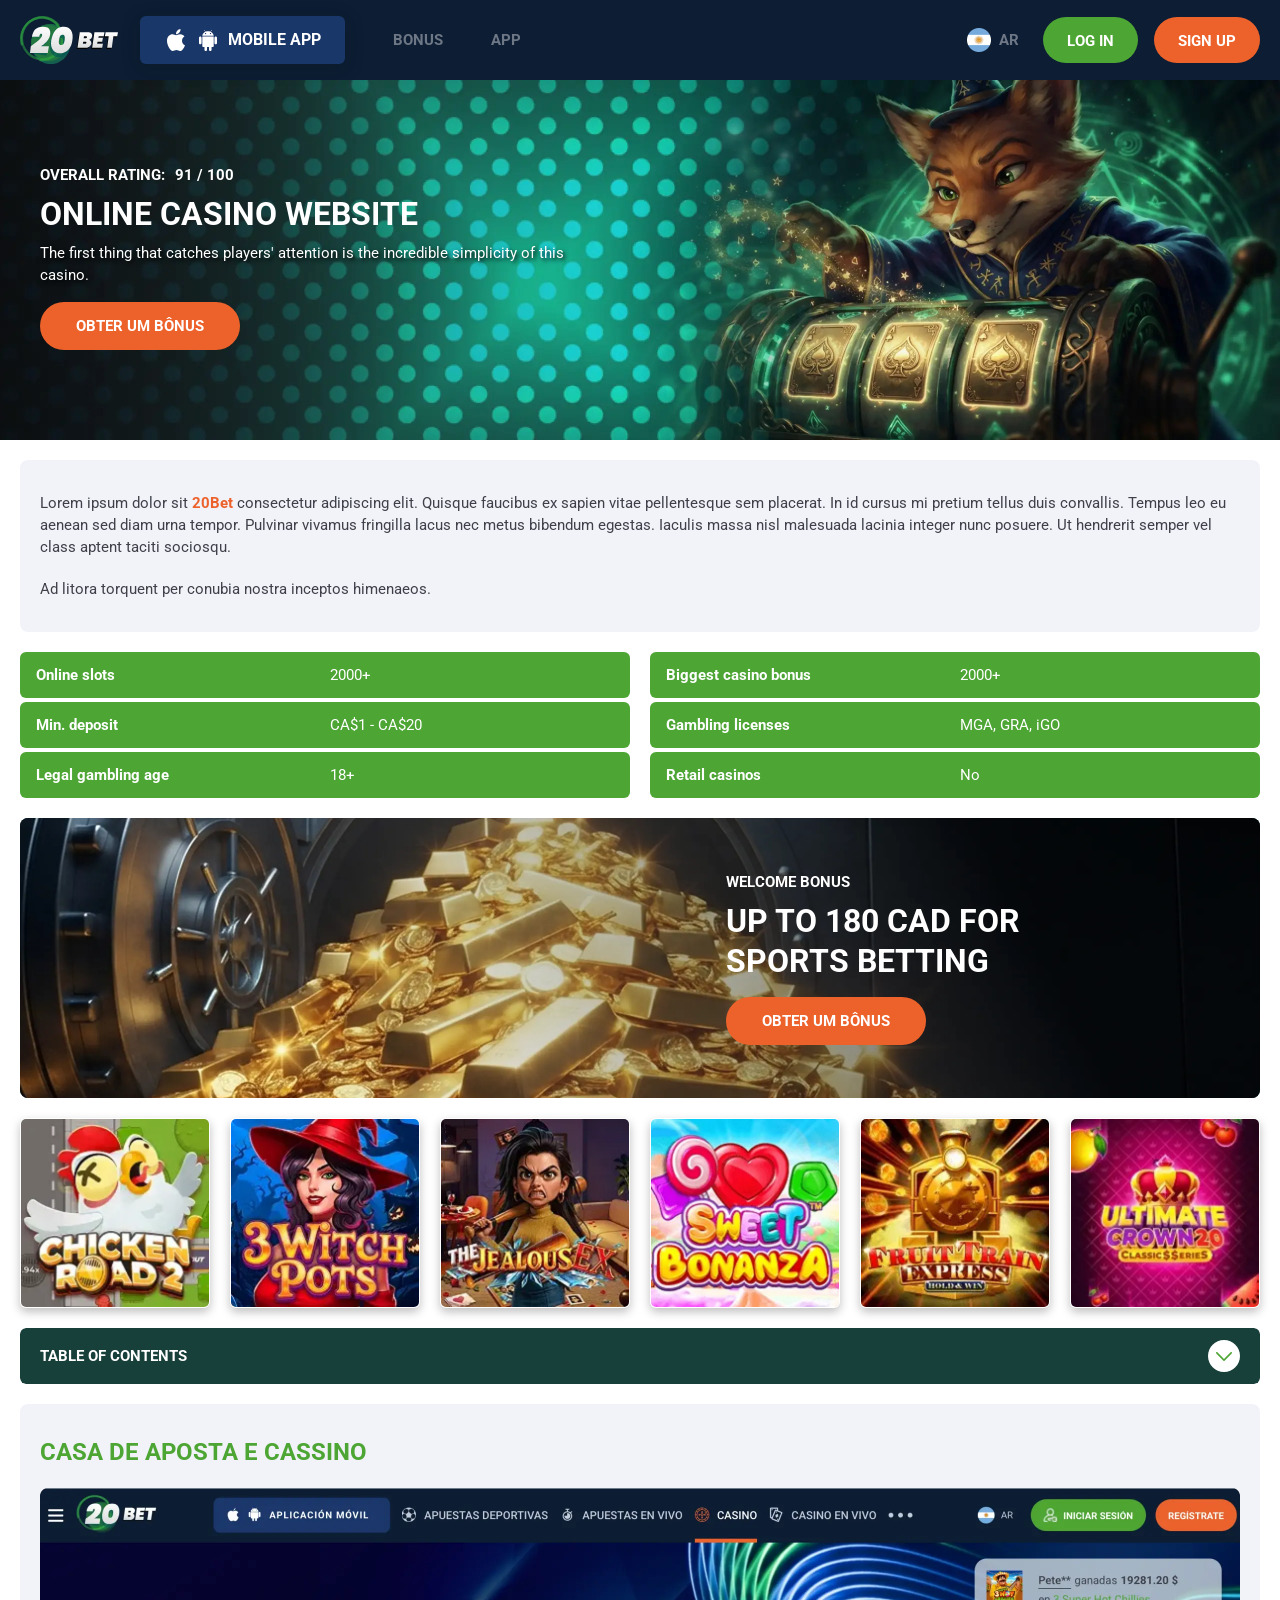
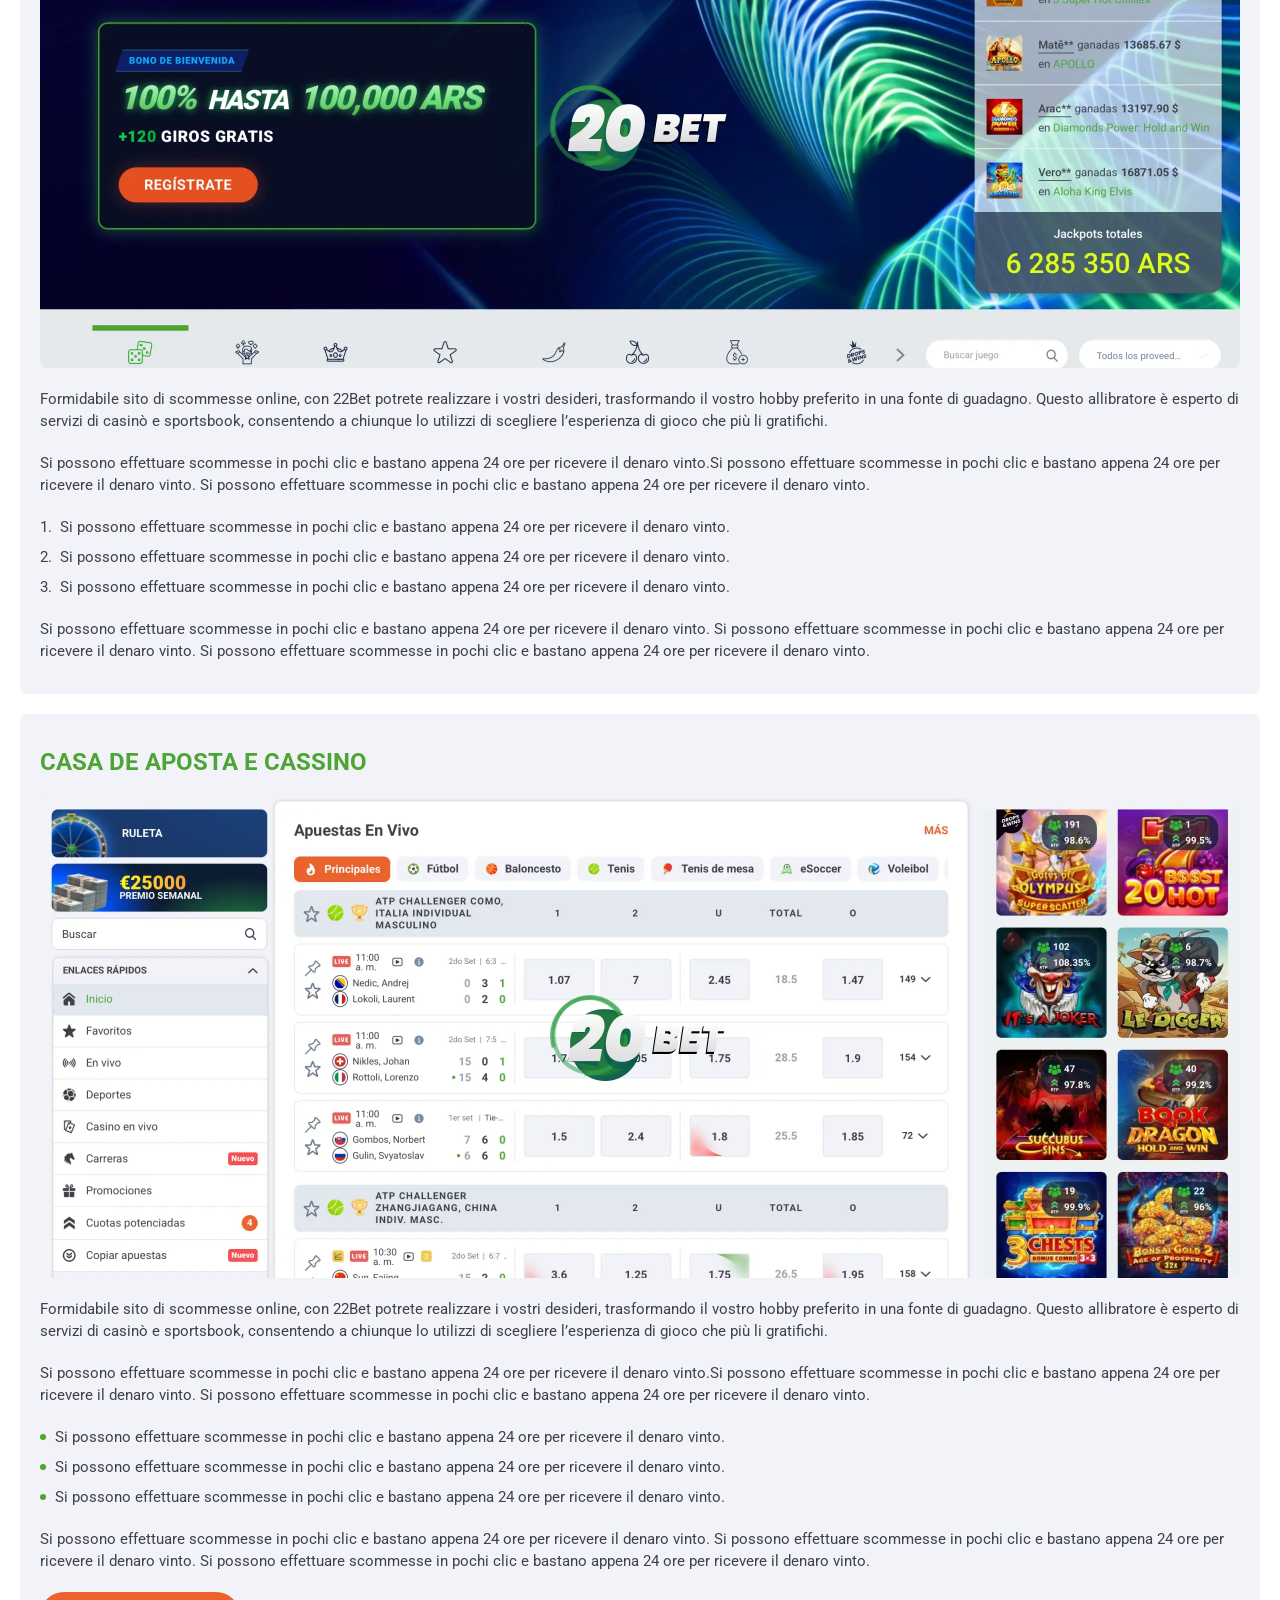
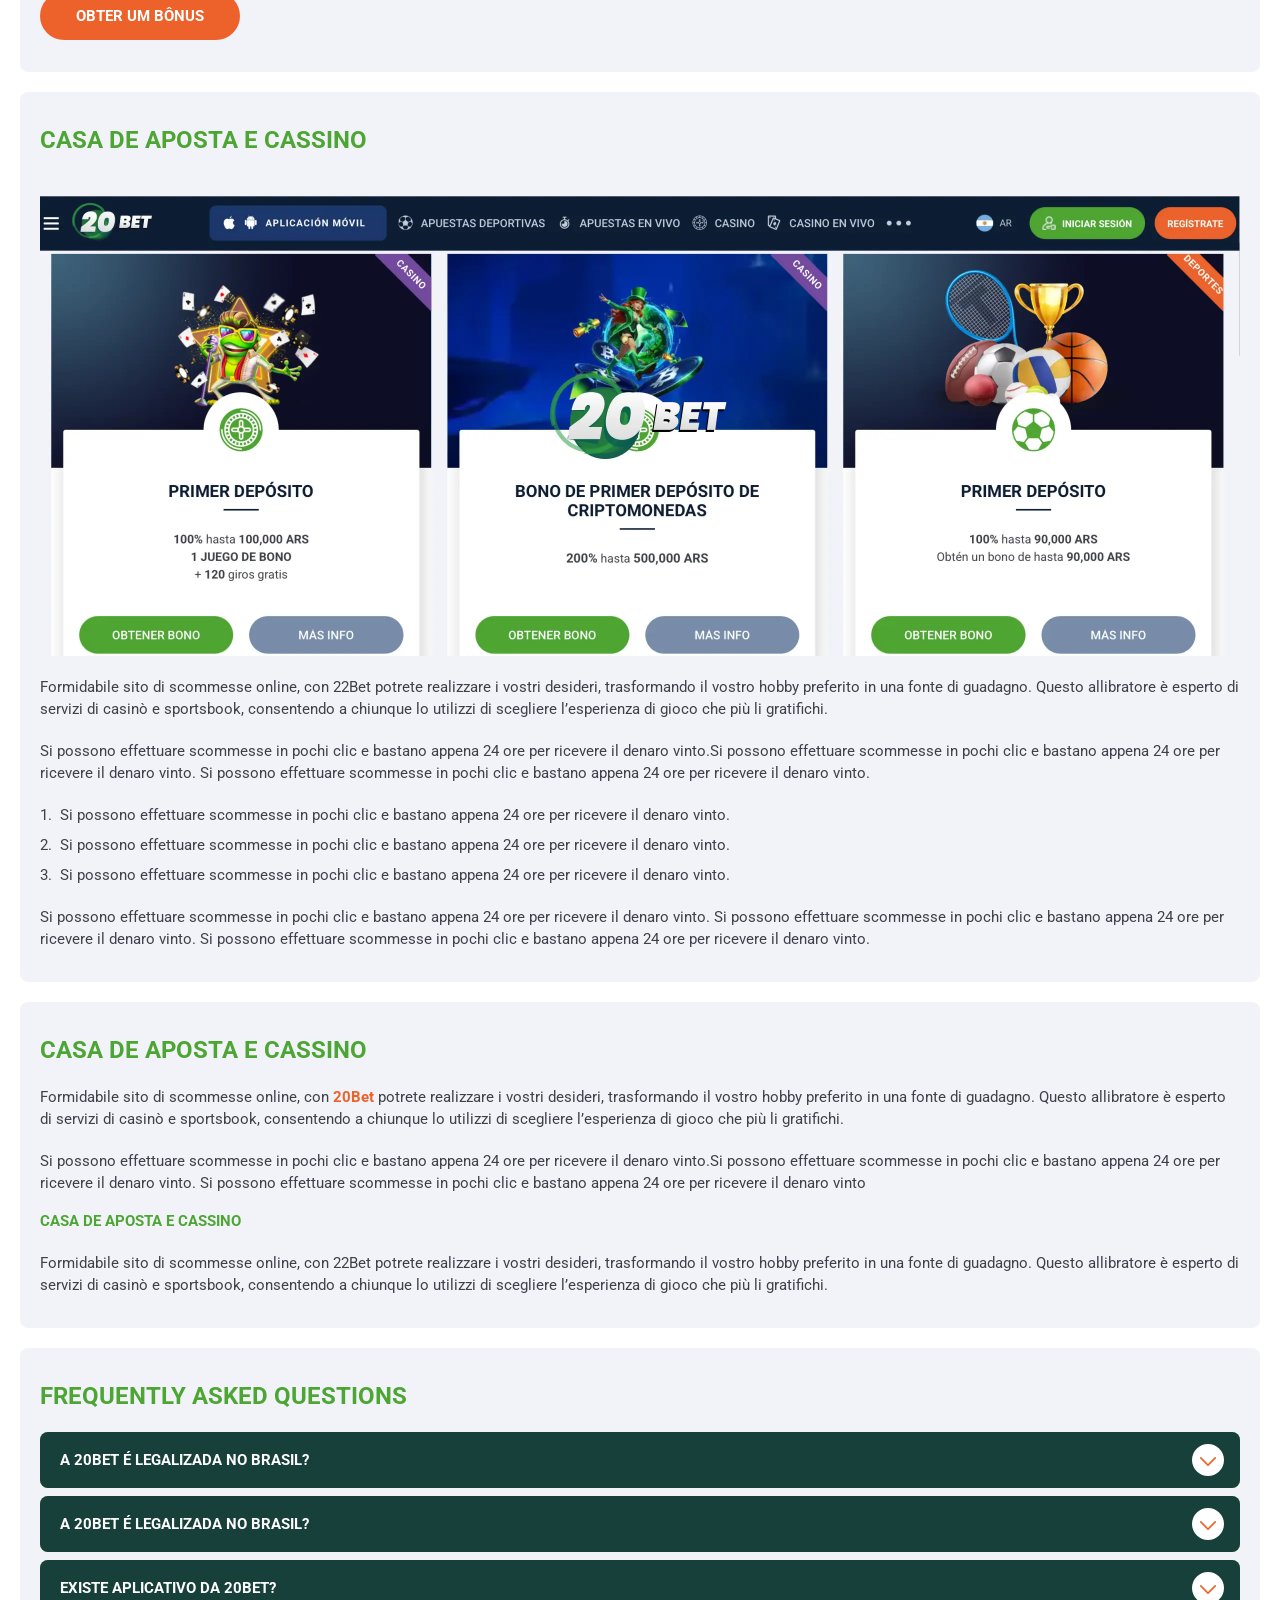
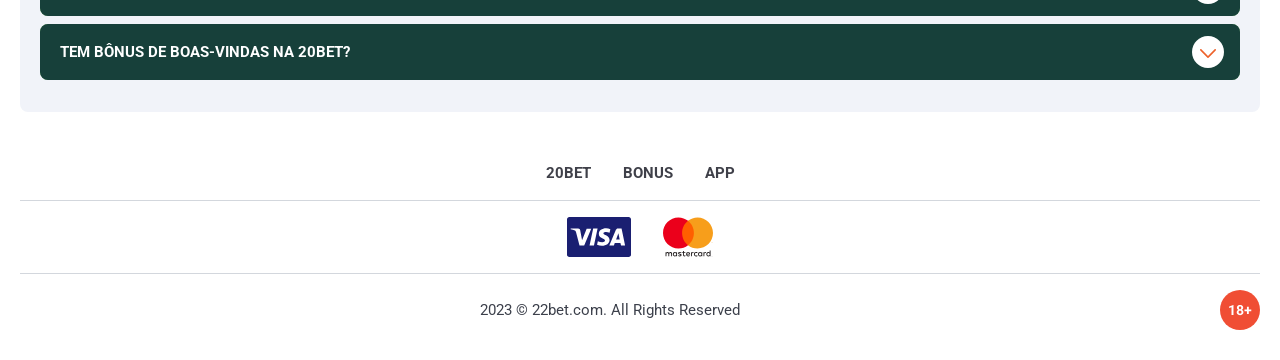
<file: index.html>
<!DOCTYPE html>
<html lang="ar">
  <head>
    <meta charset="UTF-8" />
   
    <meta name="viewport" content="width=device-width, initial-scale=1.0" />
    <title>22Bet </title>
    <meta name="description" content />
    <meta property="og:site_name" content />
    <meta property="og:title" content />
    <meta property="og:type" content="website" />
    <meta property="og:url" content />
    <meta property="og:image" content />
    <meta property="og:image:alt" content />
    <meta property="og:locale" content="ar" />
    <meta property="og:description" content />
    <link rel="preconnect" href="https://fonts.googleapis.com" />
    <link rel="preconnect" href="https://fonts.gstatic.com" crossorigin="anonymous" />
  <link href="https://fonts.googleapis.com/css2?family=Roboto:wght@100..900&display=swap" rel="stylesheet">
   <link rel="stylesheet" href="./css/reset.css" />
    <link rel="stylesheet" href="./css/main.css" />
    <link rel="stylesheet" href="./css/media.css"/>
    <link rel="icon" href="./images/Group.png" type="image/x-icon"/>
    <script
    src="https://code.jquery.com/jquery-3.6.1.min.js"
    integrity="sha256-o88AwQnZB+VDvE9tvIXrMQaPlFFSUTR+nldQm1LuPXQ="
    crossorigin="anonymous"
  ></script>
  </head>
  <body>
    <header class="header">
      <section class="content header__content">
        <a href="./index.html" class="logo header__logo"
          ><img src="./images/logo.svg" alt="logo" title
        /></a>
        <button class="header__btn-menu" >
          <svg width="16px" height="16px" viewBox="0 0 16 16" xmlns="http://www.w3.org/2000/svg">
              <rect y="0" width="16" height="3" rx="1.5"></rect>
              <rect y="6.5" width="16" height="3" rx="1.5"></rect>
              <rect y="13" width="16" height="3" rx="1.5"></rect>
            </svg>
        </button>
 <a href="" class="header__app">
          <span><img src="./images/main/apple-app.svg" alt="apple" title /></span>
          <span
            ><img src="./images/main/android-app.svg" alt="android" title
          /></span>
          <span>Mobile app</span>
        </a>
          <nav class="menu header__menu">
            <ul class="header__menu-list">
             
              <li>
                <a href="./bonus.html">
               Bonus
                </a>
              </li>
              
              <li>
                <a href="./app.html">
                 App
                </a>
              </li>
              
            </ul>
            <div class="header__button header__button-menu " >
              <a href="#" class="button  button__login-menu">log in</a>
              <a href="#" class="button button__menu">sign up</a>
            </div>
           
          </nav>
           <a href="#" class="header__flag">
                <span><img src="./images/flag.png" alt="flag" title /></span>
                <span>ar</span>
              </a>
            <a href="#" class="button button__login">log in</a>
            <a href="#" class="button button__singup">sign up</a>
          
      </section>
    </header>
     <main class="main home main-page">
        <section class=" hero hero__page">
           
            <div class="background">
              <img src="./images/main/bg-main.webp" alt="hero" title />
              
            </div>
            <div class="hero__wrapper">
              <div class="hero__data">
                <div class="hero__rating" >
                  <p>Overall Rating:</p>
                 
                  <span >
                    <span >91</span>
                  <span>/</span> 
                  <span >100</span>
                  
                  </span>
                </div>
                <h1 class="title general hero__title">
                 Online Casino Website
                </h1>
                <p class="hero__text">The first thing that catches players' attention is the incredible simplicity of this casino.</p>
                <a href="#" class="button  hero__button">Obter um Bônus</a>
               
              </div>
             
            </div>
          </section>
      <section class="main__wrap main__wrap-page">
       
       <section class="content__wrapper content__wrapper-page">

         
        
       
          <section class="content article">
            <p>
             Lorem ipsum dolor sit <a href="#">20Bet</a> consectetur adipiscing elit. Quisque faucibus ex sapien vitae pellentesque sem placerat. In id cursus mi pretium tellus duis convallis. Tempus leo eu aenean sed diam urna tempor. Pulvinar vivamus fringilla lacus nec metus bibendum egestas. Iaculis massa nisl malesuada lacinia integer nunc posuere. Ut hendrerit semper vel class aptent taciti sociosqu.
            </p>
            <p>
             Ad litora torquent per conubia nostra inceptos himenaeos.
            </p>
          </section>
         
            <section class="content features">
           
              <table class="features__table">
               <tbody class="features__group">
                 
                   <tr>
                   <td>Online slots</td>
                   <td>2000+</td>
                  </tr>
                  <tr>
                   <td>Biggest casino bonus</td>
                   <td>2000+</td>
                  </tr>
                  <tr>
                   <td>Min. deposit</td>
                   <td>CA$1 - CA$20</td>
                  </tr>
              
                     <tr>
                     <td>Gambling licenses</td>
                     <td>MGA, GRA, iGO</td>
                   </tr>
                   <tr>
                     <td>Legal gambling age</td>
                     <td>18+</td>
                   </tr>
                   <tr>
                     <td>Retail casinos</td>
                     <td>No</td>
                   </tr>
                
               </tbody>
             </table>
            
         
           </section>  
             <section class="content banner">
            <div class="background  ">
              
              <img src="./images/main/banner-main.webp" alt="banner" title /> 
             
            </div>
            <div class="banner__info">
              <p class="banner__subtitle">Welcome bonus</p>
              <h2 class="title high banner__title-main">
                  
               up to 180 CAD
for sports betting
              </h2>
            
              <a href="#" class="button banner__button">Obter um Bônus</a>
            </div>
          </section>
           <section class="content casino">
           
              <ul class="casino__list">
                <li class="casino__item">
                   <a href="#"> <div class="casino__wrapper">
                      <img class="casino__img" src="./images/main/card-main1.webp" alt="" title>
                    <div class="casino__hover casino__hover-live">
                        
                        <div class="casino-box">
                            
                        <span href="#" class="button  casino__buttons">Play now</span>
                        </div>
                    </div>
                    </div></a>
                    
                </li>
                <li class="casino__item">
                    <a href="#"> <div class="casino__wrapper">
                      <img class="casino__img" src="./images/main/card-main2.webp" alt="" title>
                    <div class="casino__hover casino__hover-live">
                        
                        <div class="casino-box">
                            
                        <span href="#" class="button  casino__buttons">Play now</span>
                        </div>
                    </div>
                    </div></a>
              </li>
              <li class="casino__item">
                  <a href="#"> <div class="casino__wrapper">
                      <img class="casino__img" src="./images/main/card-main3.webp" alt="" title>
                    <div class="casino__hover casino__hover-live">
                        
                        <div class="casino-box">
                            
                        <span href="#" class="button  casino__buttons">Play now</span>
                        </div>
                    </div>
                    </div></a>
            </li>
             <li class="casino__item">
                 <a href="#"> <div class="casino__wrapper">
                      <img class="casino__img" src="./images/main/card-main4.webp" alt="" title>
                    <div class="casino__hover casino__hover-live">
                        
                        <div class="casino-box">
                            
                        <span href="#" class="button  casino__buttons">Play now</span>
                        </div>
                    </div>
                    </div></a>
            </li>
             <li class="casino__item">
                  <a href="#"> <div class="casino__wrapper">
                      <img class="casino__img" src="./images/main/card-main5.webp" alt="" title>
                    <div class="casino__hover casino__hover-live">
                        
                        <div class="casino-box">
                            
                        <span href="#" class="button  casino__buttons">Play now</span>
                        </div>
                    </div>
                    </div></a>
            </li>
               <li class="casino__item">
                  <a href="#"> <div class="casino__wrapper">
                      <img class="casino__img" src="./images/main/card-main6.webp" alt="" title>
                    <div class="casino__hover casino__hover-live">
                        
                        <div class="casino-box">
                            
                        <span href="#" class="button  casino__buttons">Play now</span>
                        </div>
                    </div>
                    </div></a>
            </li>
              

              </ul>
         </section>
              <section class="content menu-review__content">
              

            
                <div class="menu__review-desk menu__review-content">Table of Contents</div>
                <ul class="menu__review menu__review-list">
                  <li><a href="#">Casa de Aposta e Cassino</a></li>
                    <li><a href="#">Casa de Aposta e Cassino</a></li>
                      <li><a href="#">Casa de Aposta e Cassino</a></li>
                        <li><a href="#">Casa de Aposta e Cassino</a></li>
                          <li><a href="#">Frequently Asked Questions</a></li>
                 
                </ul>
             
          
          </section>
          
        
          <section class="content article">
            <h2 class="title high article__title">Casa de Aposta e Cassino</h2>
             <div class="images">
              <img src="./images/main/image1-main.webp" alt="banner" title />
            </div>
            <p>
             Formidabile sito di scommesse online, con 22Bet potrete realizzare i vostri desideri, trasformando il vostro hobby preferito in una fonte di guadagno. Questo allibratore è esperto di servizi di casinò e sportsbook, consentendo a chiunque lo utilizzi di scegliere l’esperienza di gioco che più li gratifichi.
            </p>
            <p>
             Si possono effettuare scommesse in pochi clic e bastano appena 24 ore per ricevere il denaro vinto.Si possono effettuare scommesse in pochi clic e bastano appena 24 ore per ricevere il denaro vinto. Si possono effettuare scommesse in pochi clic e bastano appena 24 ore per ricevere il denaro vinto.
            </p>
           <ol>
              <li>Si possono effettuare scommesse in pochi clic e bastano appena 24 ore per ricevere il denaro vinto.</li>
              <li>Si possono effettuare scommesse in pochi clic e bastano appena 24 ore per ricevere il denaro vinto.</li>
              <li>Si possono effettuare scommesse in pochi clic e bastano appena 24 ore per ricevere il denaro vinto.</li>
            </ol>
            <p>Si possono effettuare scommesse in pochi clic e bastano appena 24 ore per ricevere il denaro vinto. Si possono effettuare scommesse in pochi clic e bastano appena 24 ore per ricevere il denaro vinto. Si possono effettuare scommesse in pochi clic e bastano appena 24 ore per ricevere il denaro vinto.</p>
          </section>
           <section class="content article">
            <h2 class="title high article__title">Casa de Aposta e Cassino</h2>
             <div class="images">
              <img src="./images/main/image2-main.webp" alt="banner" title />
            </div>
            <p>
             Formidabile sito di scommesse online, con 22Bet potrete realizzare i vostri desideri, trasformando il vostro hobby preferito in una fonte di guadagno. Questo allibratore è esperto di servizi di casinò e sportsbook, consentendo a chiunque lo utilizzi di scegliere l’esperienza di gioco che più li gratifichi.
            </p>
            <p>
             Si possono effettuare scommesse in pochi clic e bastano appena 24 ore per ricevere il denaro vinto.Si possono effettuare scommesse in pochi clic e bastano appena 24 ore per ricevere il denaro vinto. Si possono effettuare scommesse in pochi clic e bastano appena 24 ore per ricevere il denaro vinto.
            </p>
           <ul>
              <li>Si possono effettuare scommesse in pochi clic e bastano appena 24 ore per ricevere il denaro vinto.</li>
              <li>Si possono effettuare scommesse in pochi clic e bastano appena 24 ore per ricevere il denaro vinto.</li>
              <li>Si possono effettuare scommesse in pochi clic e bastano appena 24 ore per ricevere il denaro vinto.</li>
            </ul>
            <p>Si possono effettuare scommesse in pochi clic e bastano appena 24 ore per ricevere il denaro vinto. Si possono effettuare scommesse in pochi clic e bastano appena 24 ore per ricevere il denaro vinto. Si possono effettuare scommesse in pochi clic e bastano appena 24 ore per ricevere il denaro vinto.</p>
         <a href="#" class="button">Obter um Bônus</a>
          </section>
           <section class="content article">
            <h2 class="title high article__title">Casa de Aposta e Cassino</h2>
             <div class="images">
              <img src="./images/main/image3-main.webp" alt="banner" title />
            </div>
            <p>
             Formidabile sito di scommesse online, con 22Bet potrete realizzare i vostri desideri, trasformando il vostro hobby preferito in una fonte di guadagno. Questo allibratore è esperto di servizi di casinò e sportsbook, consentendo a chiunque lo utilizzi di scegliere l’esperienza di gioco che più li gratifichi.
            </p>
            <p>
             Si possono effettuare scommesse in pochi clic e bastano appena 24 ore per ricevere il denaro vinto.Si possono effettuare scommesse in pochi clic e bastano appena 24 ore per ricevere il denaro vinto. Si possono effettuare scommesse in pochi clic e bastano appena 24 ore per ricevere il denaro vinto.
            </p>
           <ol>
              <li>Si possono effettuare scommesse in pochi clic e bastano appena 24 ore per ricevere il denaro vinto.</li>
              <li>Si possono effettuare scommesse in pochi clic e bastano appena 24 ore per ricevere il denaro vinto.</li>
              <li>Si possono effettuare scommesse in pochi clic e bastano appena 24 ore per ricevere il denaro vinto.</li>
            </ol>
            <p>Si possono effettuare scommesse in pochi clic e bastano appena 24 ore per ricevere il denaro vinto. Si possono effettuare scommesse in pochi clic e bastano appena 24 ore per ricevere il denaro vinto. Si possono effettuare scommesse in pochi clic e bastano appena 24 ore per ricevere il denaro vinto.</p>
          </section>
           <section class="content article">
            <h2 class="title high article__title">Casa de Aposta e Cassino</h2>
            <p>Formidabile sito di scommesse online, con <a href="#">20Bet</a> potrete realizzare i vostri desideri, trasformando il vostro hobby preferito in una fonte di guadagno. Questo allibratore è esperto di servizi di casinò e sportsbook, consentendo a chiunque lo utilizzi di scegliere l’esperienza di gioco che più li gratifichi.</p>
            <p>Si possono effettuare scommesse in pochi clic e bastano appena 24 ore per ricevere il denaro vinto.Si possono effettuare scommesse in pochi clic e bastano appena 24 ore per ricevere il denaro vinto. Si possono effettuare scommesse in pochi clic e bastano appena 24 ore per ricevere il denaro vinto</p>
            <h3>Casa de Aposta e Cassino</h3>
            <p>Formidabile sito di scommesse online, con 22Bet potrete realizzare i vostri desideri, trasformando il vostro hobby preferito in una fonte di guadagno. Questo allibratore è esperto di servizi di casinò e sportsbook, consentendo a chiunque lo utilizzi di scegliere l’esperienza di gioco che più li gratifichi.</p>
           </section>

          <section class="content faq">
            <h2 class="title high faq__title">Frequently Asked Questions</h2>
            <ul class="faq__list " >
              <li class="faq__item"  >
                <h3 class="title medium faq__subtitle js-button-expander js-button-expander--faq"  >A 20Bet é legalizada no Brasil?
                 </h3>
                <div  class="faq__answer js-expand-content js-expand-content--faq" >
                  <p  >
                    Sim, a casa de apostas tem licença emitida por Curaçao, que é reconhecida no Brasil e a permite atuar por aqui.
                  </p>
                </div>
              </li>
              <li class="faq__item"  >
                <h3 class="title medium faq__subtitle js-button-expander js-button-expander--faq"  >A 20Bet é legalizada no Brasil?</h3>
                <div class="faq__answer js-expand-content js-expand-content--faq" >
                  <p  >
                    Sim, a casa de apostas tem licença emitida por Curaçao, que é reconhecida no Brasil e a permite atuar por aqui.
                  </p>
                </div>
              </li> 
              <li class="faq__item"  >
                <h3 class="title medium faq__subtitle js-button-expander js-button-expander--faq"  >Existe aplicativo da 20Bet?</h3>
                <div class="faq__answer js-expand-content js-expand-content--faq" >
                  <p  >
                   Sim, disponível para sistemas operacionais iOS e Android.
                  </p>
                </div>
              </li> 
              <li class="faq__item"  >
                <h3 class="title medium faq__subtitle js-button-expander js-button-expander--faq"  >Tem bônus de boas-vindas na 20Bet?</h3>
                <div class="faq__answer js-expand-content js-expand-content--faq" >
                  <p  >
                   O pacote especial para novos usuários da 20Bet paga 100% sobre o primeiro depósito, com limite de 600 BRL.
                  </p>
                </div>
              </li> 
             
            </ul>
          </section>
          
        </section> 
      
        <div class=""  onclick="scrollToTop()">
          <button class="main__arrow" id="scrollToTopBtn"></button>
        </div> 
        
      </section>
    </main> 
     <footer class=" footer ">
      <section class="content footer__content">
        <ul class="footer__menu">
         <li><a href="/">20Bet</a></li>
         <li><a href="./bonus.html">Bonus</a></li>
         <li><a href="./app.html">app</a></li>
       
        </ul>
       
          <ul class="footer__cards-list">
           
            <li>
              <a href="#"
                ><img src="./images/footer-img1.svg" alt="cardpay" title
              /></a>
            </li>
             <li>
              <a href="#"
                ><img src="./images/footer-img2.svg" alt="cardpay" title
              /></a>
            </li>
           
          </ul>
       
        <div class="footer__wrapp">
          <div class="footer__text">
           
            <p>2023 &copy; 22bet.com. All Rights Reserved
</p>
           
          </div>
          <div class="footer__age">
            <img src="./images/age.svg" alt="age" title />
          </div>
        </div>
      
      </section>
    </footer>
    <script src="./js/arrowUp.js" defer></script>
    <script src="./js/sidebar.js" defer></script>
    <script src="./js/expander.js" defer></script>
    <script src="./js/mobile-menu.js" defer></script>
    <!-- <script src="./js/clock.js" defer></script> -->
  </body>
</html>
</file>
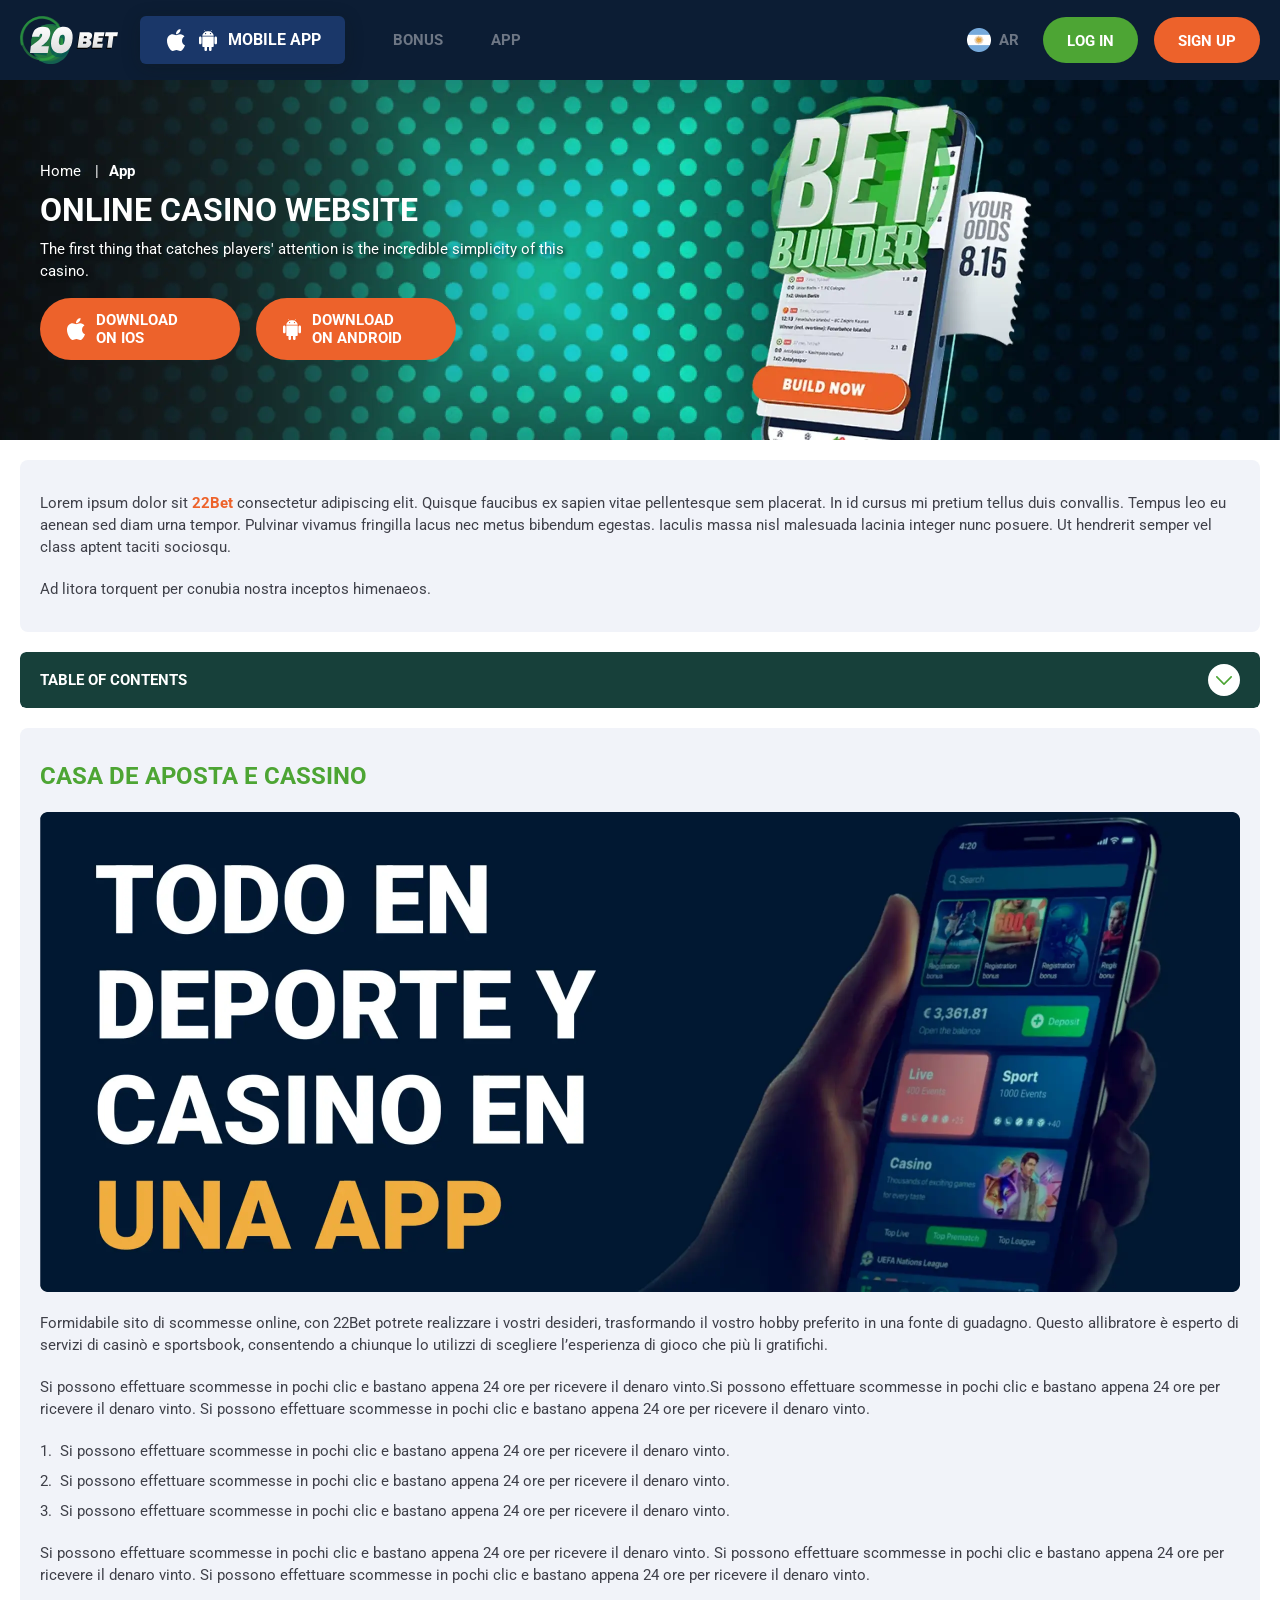
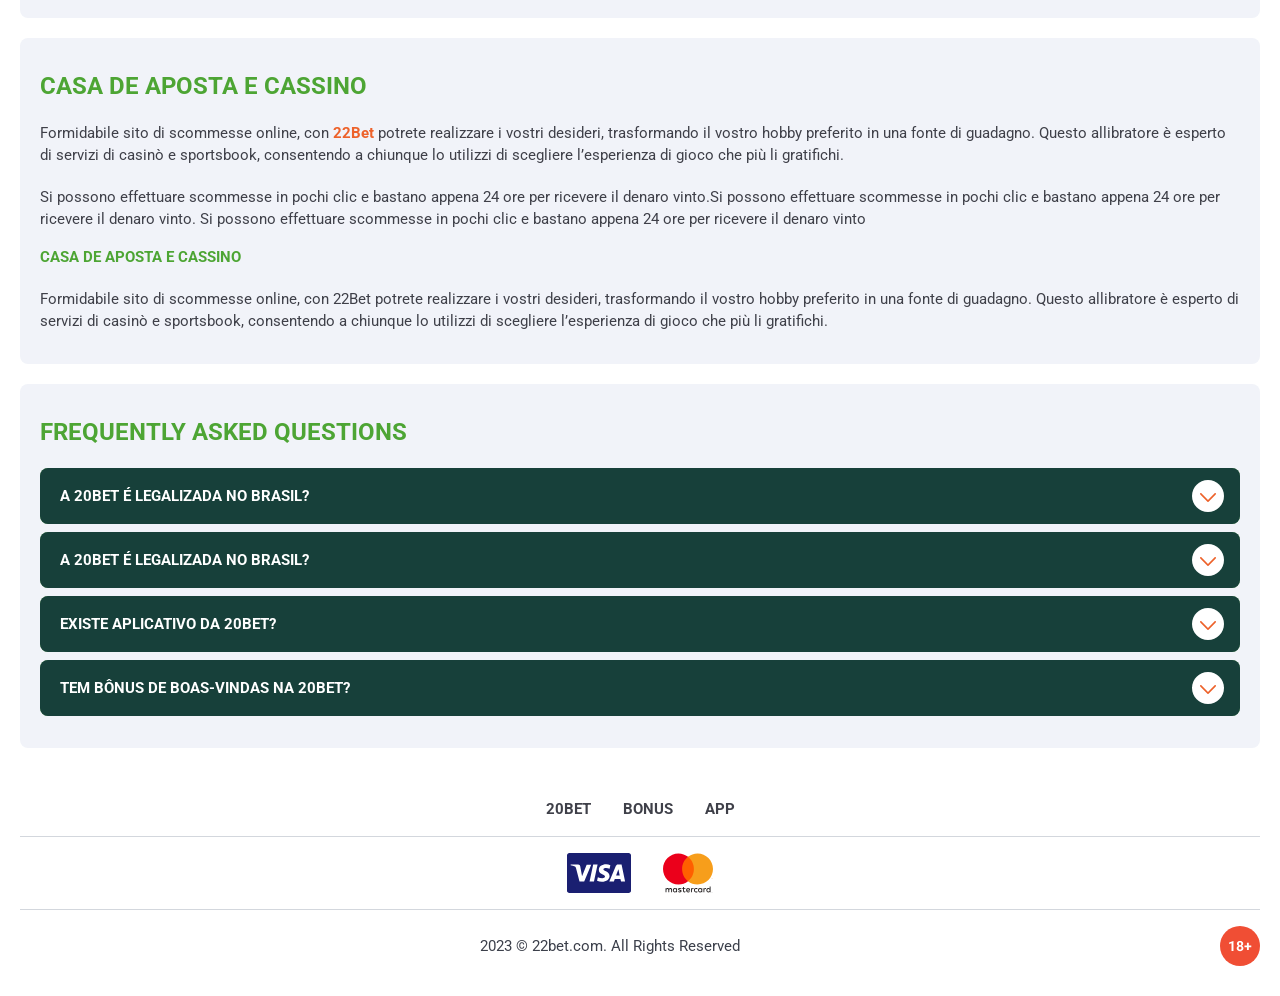
<file: app.html>
<!DOCTYPE html>
<html lang="ar">
  <head>
    <meta charset="UTF-8" />
   
    <meta name="viewport" content="width=device-width, initial-scale=1.0" />
    <title>22Bet </title>
    <meta name="description" content />
    <meta property="og:site_name" content />
    <meta property="og:title" content />
    <meta property="og:type" content="website" />
    <meta property="og:url" content />
    <meta property="og:image" content />
    <meta property="og:image:alt" content />
    <meta property="og:locale" content="ar" />
    <meta property="og:description" content />
    <link rel="preconnect" href="https://fonts.googleapis.com" />
    <link rel="preconnect" href="https://fonts.gstatic.com" crossorigin="anonymous" />
 <link href="https://fonts.googleapis.com/css2?family=Roboto:wght@100..900&display=swap" rel="stylesheet">
  
   <link rel="stylesheet" href="./css/reset.css" />
    <link rel="stylesheet" href="./css/main.css" />
    <link rel="stylesheet" href="./css/media.css"/>
    <link rel="icon" href="./images/Group.png" type="image/x-icon"/>
    <script
    src="https://code.jquery.com/jquery-3.6.1.min.js"
    integrity="sha256-o88AwQnZB+VDvE9tvIXrMQaPlFFSUTR+nldQm1LuPXQ="
    crossorigin="anonymous"
  ></script>
  </head>
  <body>
    <header class="header">
      <section class="content header__content">
        <a href="./index.html" class="logo header__logo"
          ><img src="./images/logo.svg" alt="logo" title
        /></a>
        <button class="header__btn-menu" >
          <svg width="16px" height="16px" viewBox="0 0 16 16" xmlns="http://www.w3.org/2000/svg">
              <rect y="0" width="16" height="3" rx="1.5"></rect>
              <rect y="6.5" width="16" height="3" rx="1.5"></rect>
              <rect y="13" width="16" height="3" rx="1.5"></rect>
            </svg>
        </button>
<a href="" class="header__app">
          <span><img src="./images/main/apple-app.svg" alt="apple" title /></span>
          <span
            ><img src="./images/main/android-app.svg" alt="android" title
          /></span>
          <span>Mobile app</span>
        </a>
          <nav class="menu header__menu">
         <ul class="header__menu-list">
             
              <li>
                <a href="./bonus.html">
               Bonus
                </a>
              </li>
              
              <li>
                <a href="./app.html">
                 App
                </a>
              </li>
              
            </ul>
            <div class="header__button header__button-menu " >
              <a href="#" class="button  button__login-menu">log in</a>
              <a href="#" class="button button__menu">sign up</a>
            </div>
           
          </nav>
           <a href="#" class="header__flag">
                <span><img src="./images/flag.png" alt="flag" title /></span>
                <span>ar</span>
              </a>
            <a href="#" class="button button__login">log in</a>
            <a href="#" class="button button__singup">sign up</a>
            <!-- <div id="clock" class="header__time">00:00</div>
            -->
      </section>
    </header>
     <main class="main home main-page">
        <section class=" hero hero__page hero__page-app">
           
            <div class="background background-pageApp">
              <img src="./images/app/bg-app.webp" alt="hero" title />
              
            </div>
            <div class="hero__wrapper hero__wrapper-page">
              <div class="hero__data hero__data-app">
                <ul
                class="breadcrumbs "
                
              >
                <li
                  
                >
                  <a href="/" >
                    <span >Home</span></a
                  >
                 
                </li>
                <li
                  
                >
                  <a href="#" > <span >App</span></a>
                 
                </li>
              </ul>
                <h1 class="title general hero__title">
                  Online Casino Website
                </h1>
                 <p class="hero__text">The first thing that catches players' attention is the incredible simplicity of this casino.</p>
               
              <div class="banner__content banner__content-app">
             
                  <a href="#" class="banner__btn banner__btn-app">
                    <img src="./images/main/apple-app.svg" alt="icon" title>
                   Download </br>
on iOS
                  </a>
                  <a href="#" class="banner__btn banner__btn-android"
                    > <img src="./images/main/android-app.svg" alt="icon" title>Download </br>
on Android</a
                  >
                </div>
              </div>
             
            </div>
          </section>
      <section class="main__wrap main__wrap-page">
       
       <section class="content__wrapper content__wrapper-page">

         
        
       
          <section class="content article">
            <p>
             Lorem ipsum dolor sit <a href="#">22Bet</a> consectetur adipiscing elit. Quisque faucibus ex sapien vitae pellentesque sem placerat. In id cursus mi pretium tellus duis convallis. Tempus leo eu aenean sed diam urna tempor. Pulvinar vivamus fringilla lacus nec metus bibendum egestas. Iaculis massa nisl malesuada lacinia integer nunc posuere. Ut hendrerit semper vel class aptent taciti sociosqu.
            </p>
            <p>
             Ad litora torquent per conubia nostra inceptos himenaeos.
            </p>
          </section>
         
              <section class="content menu-review__content">
              

            
                <div class="menu__review-desk menu__review-content">Table of Contents</div>
                <ul class="menu__review menu__review-list">
                  <li><a href="#">Casa de Aposta e Cassino</a></li>
                    <li><a href="#">Casa de Aposta e Cassino</a></li>
                      <li><a href="#">Casa de Aposta e Cassino</a></li>
                        <li><a href="#">Casa de Aposta e Cassino</a></li>
                          <li><a href="#">Frequently Asked Questions</a></li>
                 
                </ul>
             
          
          </section>
          
        
          <section class="content article">
            <h2 class="title high article__title">Casa de Aposta e Cassino</h2>
             <div class="images">
              <img src="./images/app/image1-app.webp" alt="banner" title />
            </div>
            <p>
             Formidabile sito di scommesse online, con 22Bet potrete realizzare i vostri desideri, trasformando il vostro hobby preferito in una fonte di guadagno. Questo allibratore è esperto di servizi di casinò e sportsbook, consentendo a chiunque lo utilizzi di scegliere l’esperienza di gioco che più li gratifichi.
            </p>
            <p>
             Si possono effettuare scommesse in pochi clic e bastano appena 24 ore per ricevere il denaro vinto.Si possono effettuare scommesse in pochi clic e bastano appena 24 ore per ricevere il denaro vinto. Si possono effettuare scommesse in pochi clic e bastano appena 24 ore per ricevere il denaro vinto.
            </p>
           <ol>
              <li>Si possono effettuare scommesse in pochi clic e bastano appena 24 ore per ricevere il denaro vinto.</li>
              <li>Si possono effettuare scommesse in pochi clic e bastano appena 24 ore per ricevere il denaro vinto.</li>
              <li>Si possono effettuare scommesse in pochi clic e bastano appena 24 ore per ricevere il denaro vinto.</li>
            </ol>
            <p>Si possono effettuare scommesse in pochi clic e bastano appena 24 ore per ricevere il denaro vinto. Si possono effettuare scommesse in pochi clic e bastano appena 24 ore per ricevere il denaro vinto. Si possono effettuare scommesse in pochi clic e bastano appena 24 ore per ricevere il denaro vinto.</p>
          </section>
         
         
           <section class="content article">
            <h2 class="title high article__title">Casa de Aposta e Cassino</h2>
            <p>Formidabile sito di scommesse online, con <a href="#">22Bet</a> potrete realizzare i vostri desideri, trasformando il vostro hobby preferito in una fonte di guadagno. Questo allibratore è esperto di servizi di casinò e sportsbook, consentendo a chiunque lo utilizzi di scegliere l’esperienza di gioco che più li gratifichi.</p>
            <p>Si possono effettuare scommesse in pochi clic e bastano appena 24 ore per ricevere il denaro vinto.Si possono effettuare scommesse in pochi clic e bastano appena 24 ore per ricevere il denaro vinto. Si possono effettuare scommesse in pochi clic e bastano appena 24 ore per ricevere il denaro vinto</p>
            <h3>Casa de Aposta e Cassino</h3>
            <p>Formidabile sito di scommesse online, con 22Bet potrete realizzare i vostri desideri, trasformando il vostro hobby preferito in una fonte di guadagno. Questo allibratore è esperto di servizi di casinò e sportsbook, consentendo a chiunque lo utilizzi di scegliere l’esperienza di gioco che più li gratifichi.</p>
           </section>

          <section class="content faq">
            <h2 class="title high faq__title">Frequently Asked Questions</h2>
            <ul class="faq__list " >
              <li class="faq__item"  >
                <h3 class="title medium faq__subtitle js-button-expander js-button-expander--faq"  >A 20Bet é legalizada no Brasil?
                 </h3>
                <div  class="faq__answer js-expand-content js-expand-content--faq" >
                  <p  >
                    Sim, a casa de apostas tem licença emitida por Curaçao, que é reconhecida no Brasil e a permite atuar por aqui.
                  </p>
                </div>
              </li>
              <li class="faq__item"  >
                <h3 class="title medium faq__subtitle js-button-expander js-button-expander--faq"  >A 20Bet é legalizada no Brasil?</h3>
                <div class="faq__answer js-expand-content js-expand-content--faq" >
                  <p  >
                    Sim, a casa de apostas tem licença emitida por Curaçao, que é reconhecida no Brasil e a permite atuar por aqui.
                  </p>
                </div>
              </li> 
              <li class="faq__item"  >
                <h3 class="title medium faq__subtitle js-button-expander js-button-expander--faq"  >Existe aplicativo da 20Bet?</h3>
                <div class="faq__answer js-expand-content js-expand-content--faq" >
                  <p  >
                   Sim, disponível para sistemas operacionais iOS e Android.
                  </p>
                </div>
              </li> 
              <li class="faq__item"  >
                <h3 class="title medium faq__subtitle js-button-expander js-button-expander--faq"  >Tem bônus de boas-vindas na 20Bet?</h3>
                <div class="faq__answer js-expand-content js-expand-content--faq" >
                  <p  >
                   O pacote especial para novos usuários da 20Bet paga 100% sobre o primeiro depósito, com limite de 600 BRL.
                  </p>
                </div>
              </li> 
             
            </ul>
          </section>
          
        </section> 
      
        <div class=""  onclick="scrollToTop()">
          <button class="main__arrow" id="scrollToTopBtn"></button>
        </div> 
        
      </section>
    </main> 
  <footer class=" footer ">
      <section class="content footer__content">
        <ul class="footer__menu">
         <li><a href="/">20Bet</a></li>
         <li><a href="./bonus.html">Bonus</a></li>
         <li><a href="./app.html">app</a></li>
       
        </ul>
       
          <ul class="footer__cards-list">
           
            <li>
              <a href="#"
                ><img src="./images/footer-img1.svg" alt="cardpay" title
              /></a>
            </li>
             <li>
              <a href="#"
                ><img src="./images/footer-img2.svg" alt="cardpay" title
              /></a>
            </li>
           
          </ul>
       
        <div class="footer__wrapp">
          <div class="footer__text">
           
            <p>2023 &copy; 22bet.com. All Rights Reserved
</p>
           
          </div>
          <div class="footer__age">
            <img src="./images/age.svg" alt="age" title />
          </div>
        </div>
      
      </section>
    </footer>
    <script src="./js/arrowUp.js" defer></script>
    <script src="./js/sidebar.js" defer></script>
    <script src="./js/expander.js" defer></script>
    <script src="./js/mobile-menu.js" defer></script>
    <!-- <script src="./js/clock.js" defer></script> -->
  </body>
</html>
</file>
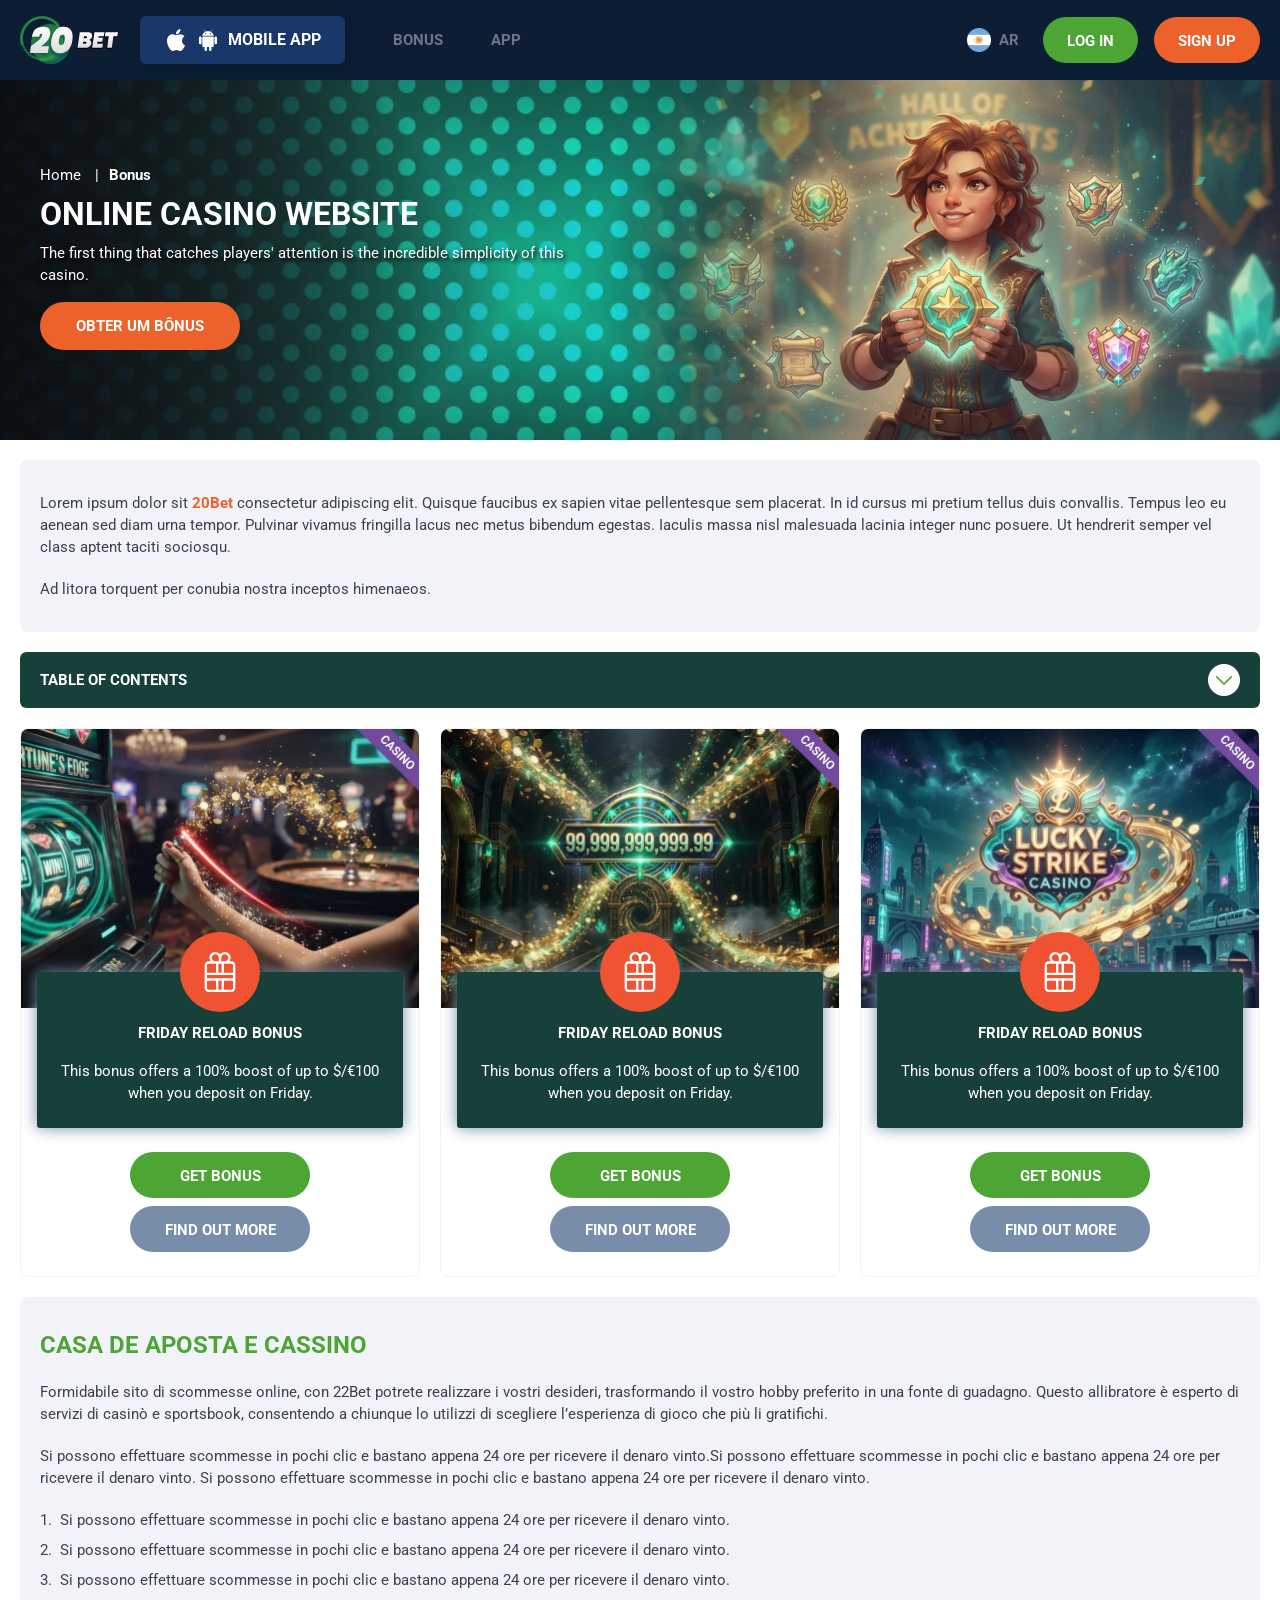
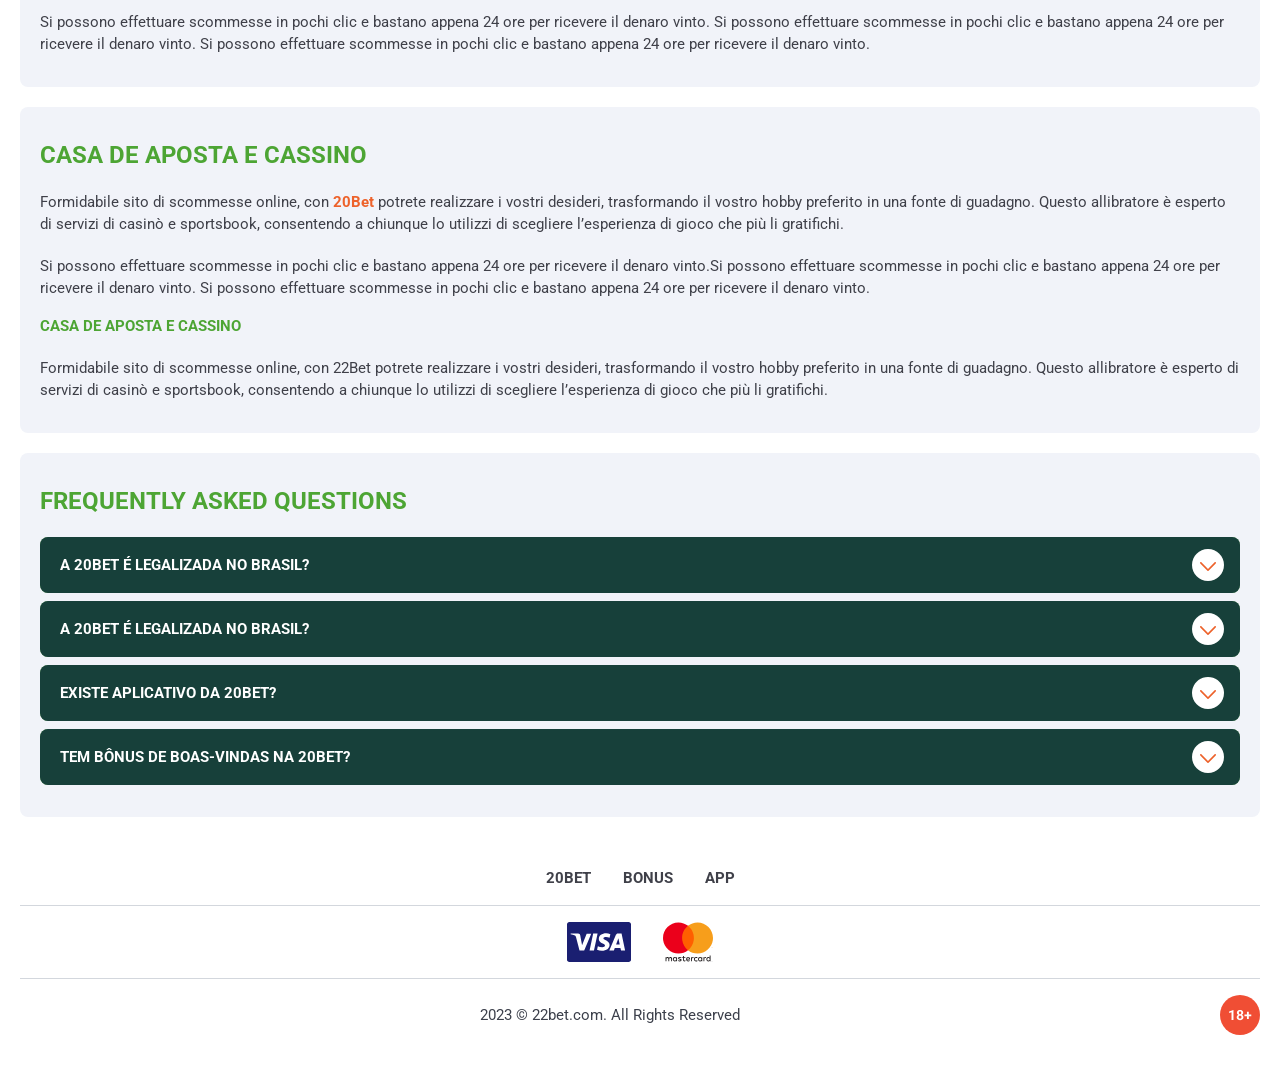
<file: bonus.html>
<!DOCTYPE html>
<html lang="ar">
  <head>
    <meta charset="UTF-8" />
   
    <meta name="viewport" content="width=device-width, initial-scale=1.0" />
    <title>22Bet </title>
    <meta name="description" content />
    <meta property="og:site_name" content />
    <meta property="og:title" content />
    <meta property="og:type" content="website" />
    <meta property="og:url" content />
    <meta property="og:image" content />
    <meta property="og:image:alt" content />
    <meta property="og:locale" content="ar" />
    <meta property="og:description" content />
    <link rel="preconnect" href="https://fonts.googleapis.com" />
    <link rel="preconnect" href="https://fonts.gstatic.com" crossorigin="anonymous" />
    
   <link href="https://fonts.googleapis.com/css2?family=Roboto:wght@100..900&display=swap" rel="stylesheet">
 
    <link rel="stylesheet" href="./css/reset.css" />
    <link rel="stylesheet" href="./css/main.css" />
    <link rel="stylesheet" href="./css/media.css"/>
    <link rel="icon" href="./images/Group.png" type="image/x-icon"/>
    <script
    src="https://code.jquery.com/jquery-3.6.1.min.js"
    integrity="sha256-o88AwQnZB+VDvE9tvIXrMQaPlFFSUTR+nldQm1LuPXQ="
    crossorigin="anonymous"
  ></script>
  </head>
  <body>
  <header class="header">
      <section class="content header__content">
        <a href="./index.html" class="logo header__logo"
          ><img src="./images/logo.svg" alt="logo" title
        /></a>
        <button class="header__btn-menu" >
          <svg width="16px" height="16px" viewBox="0 0 16 16" xmlns="http://www.w3.org/2000/svg">
              <rect y="0" width="16" height="3" rx="1.5"></rect>
              <rect y="6.5" width="16" height="3" rx="1.5"></rect>
              <rect y="13" width="16" height="3" rx="1.5"></rect>
            </svg>
        </button>
<a href="" class="header__app">
          <span><img src="./images/main/apple-app.svg" alt="apple" title /></span>
          <span
            ><img src="./images/main/android-app.svg" alt="android" title
          /></span>
          <span>Mobile app</span>
        </a>
          <nav class="menu header__menu">
           <ul class="header__menu-list">
             
              <li>
                <a href="./bonus.html">
               Bonus
                </a>
              </li>
              
              <li>
                <a href="./app.html">
                 App
                </a>
              </li>
              
            </ul>
            <div class="header__button header__button-menu " >
              <a href="#" class="button  button__login-menu">log in</a>
              <a href="#" class="button button__menu">sign up</a>
            </div>
           
          </nav>
           <a href="#" class="header__flag">
                <span><img src="./images/flag.png" alt="flag" title /></span>
                <span>ar</span>
              </a>
            <a href="#" class="button button__login">log in</a>
            <a href="#" class="button button__singup">sign up</a>
         
      </section>
    </header>
     <main class="main home main-page">
        <section class=" hero hero__page">
           
            <div class="background ">
              <img src="./images/bonus/bg-bonus.webp" alt="hero" title />
              
            </div>
            <div class="hero__wrapper hero__wrapper-page">
              <div class="hero__data hero__data-bonus">
                <ul
                class="breadcrumbs "
                
              >
                <li
                  
                >
                  <a href="/" >
                    <span >Home</span></a
                  >
                 
                </li>
                <li
                  
                >
                  <a href="#" > <span >Bonus</span></a>
                 
                </li>
              </ul>
                <h1 class="title general hero__title">
                  Online Casino Website
                </h1>
                 <p class="hero__text">The first thing that catches players' attention is the incredible simplicity of this casino.</p>
               
                <a href="#" class="button  hero__button ">Obter um Bônus</a>
               
              </div>
             
            </div>
          </section>
      <section class="main__wrap main__wrap-page">
       
       <section class="content__wrapper content__wrapper-page">
        <section class="content article">
            <p>
             Lorem ipsum dolor sit <a href="#">20Bet</a> consectetur adipiscing elit. Quisque faucibus ex sapien vitae pellentesque sem placerat. In id cursus mi pretium tellus duis convallis. Tempus leo eu aenean sed diam urna tempor. Pulvinar vivamus fringilla lacus nec metus bibendum egestas. Iaculis massa nisl malesuada lacinia integer nunc posuere. Ut hendrerit semper vel class aptent taciti sociosqu.
            </p>
            <p>
             Ad litora torquent per conubia nostra inceptos himenaeos.
            </p>
          </section>
          <section class="content menu-review__content">
                <div class="menu__review-desk menu__review-content">Table of Contents</div>
                <ul class="menu__review menu__review-list">
                  <li><a href="#">Casa de Aposta e Cassino</a></li>
                    <li><a href="#">Casa de Aposta e Cassino</a></li>
                      <li><a href="#">Casa de Aposta e Cassino</a></li>
                        <li><a href="#">Casa de Aposta e Cassino</a></li>
                          <li><a href="#">Frequently Asked Questions</a></li>
                </ul>
             
          
          </section>
         
          <section class="content bonuses">
            <ul class="bonuses__list">
               <li class="bonuses__item">
                 
                  <div class="bonuses__img">
                     <img src="./images/bonus/banner-bonus1.webp" alt="" title="">
                  </div>
                  <div class="bonuses__desc">
                     <div class="wrap">
                        <span class="bonuses__icon">
                           <img src="./images/bonus/bonus-icon.svg" alt="" title="">
                        </span>
                        <h2 class="title high bonuses__title">Friday Reload Bonus</h2>
                        <div class="bonuses__text">
                           <p>This bonus offers a 100% boost of up to $/€100 when you deposit on Friday.</p>
                        </div>
                        
                     </div>
                     <div class="bonuses__buttons">
                       <a href="#" class="button bonuses__button">Get Bonus</a>
                      <a href="#" class="button bonuses__button">Find out more</a>
                     
                   </div>
                  </div>
                  
               </li>
               <li class="bonuses__item">
                 
                  <div class="bonuses__img">
                     <img src="./images/bonus/banner-bonus2.webp" alt="" title="">
                  </div>
                  <div class="bonuses__desc">
                     <div class="wrap">
                        <span class="bonuses__icon">
                           <img src="./images/bonus/bonus-icon.svg" alt="" title="">
                        </span>
                        <h2 class="title high bonuses__title">Friday Reload Bonus</h2>
                        <div class="bonuses__text">
                           <p>This bonus offers a 100% boost of up to $/€100 when you deposit on Friday.</p>
                        </div>
                        
                     </div>
                     <div class="bonuses__buttons">
                        <a href="#" class="button bonuses__button">Get Bonus</a>
                      <a href="#" class="button bonuses__button">Find out more</a>
                     
                   </div>
                  </div>
               </li>
               <li class="bonuses__item">
                
                  <div class="bonuses__img">
                     <img src="./images/bonus/banner-bonus3.webp" alt="" title="">
                  </div>
                  <div class="bonuses__desc">
                     <div class="wrap">
                        <span class="bonuses__icon">
                           <img src="./images/bonus/bonus-icon.svg" alt="" title="">
                        </span>
                        <h2 class="title high bonuses__title">Friday Reload Bonus</h2>
                        <div class="bonuses__text">
                           <p>This bonus offers a 100% boost of up to $/€100 when you deposit on Friday.</p>
                        </div>
                       
                     </div>
                     <div class="bonuses__buttons">
                        <a href="#" class="button bonuses__button">Get Bonus</a>
                      <a href="#" class="button bonuses__button">Find out more</a>
                     
                   </div>
                  </div>
               </li>
        
            </ul>
         </section>
         <section class="content article">
            <h2 class="title high article__title">Casa de Aposta e Cassino</h2>
            
            <p>
             Formidabile sito di scommesse online, con 22Bet potrete realizzare i vostri desideri, trasformando il vostro hobby preferito in una fonte di guadagno. Questo allibratore è esperto di servizi di casinò e sportsbook, consentendo a chiunque lo utilizzi di scegliere l’esperienza di gioco che più li gratifichi.
            </p>
            <p>
             Si possono effettuare scommesse in pochi clic e bastano appena 24 ore per ricevere il denaro vinto.Si possono effettuare scommesse in pochi clic e bastano appena 24 ore per ricevere il denaro vinto. Si possono effettuare scommesse in pochi clic e bastano appena 24 ore per ricevere il denaro vinto.
            </p>
           <ol>
              <li>Si possono effettuare scommesse in pochi clic e bastano appena 24 ore per ricevere il denaro vinto.</li>
              <li>Si possono effettuare scommesse in pochi clic e bastano appena 24 ore per ricevere il denaro vinto.</li>
              <li>Si possono effettuare scommesse in pochi clic e bastano appena 24 ore per ricevere il denaro vinto.</li>
            </ol>
            <p>Si possono effettuare scommesse in pochi clic e bastano appena 24 ore per ricevere il denaro vinto. Si possono effettuare scommesse in pochi clic e bastano appena 24 ore per ricevere il denaro vinto. Si possono effettuare scommesse in pochi clic e bastano appena 24 ore per ricevere il denaro vinto.</p>
          </section>
           <section class="content article">
            <h2 class="title high article__title">Casa de Aposta e Cassino</h2>
            
            <p>
             Formidabile sito di scommesse online, con <a href="#">20Bet</a> potrete realizzare i vostri desideri, trasformando il vostro hobby preferito in una fonte di guadagno. Questo allibratore è esperto di servizi di casinò e sportsbook, consentendo a chiunque lo utilizzi di scegliere l’esperienza di gioco che più li gratifichi.
            </p>
            <p>
             Si possono effettuare scommesse in pochi clic e bastano appena 24 ore per ricevere il denaro vinto.Si possono effettuare scommesse in pochi clic e bastano appena 24 ore per ricevere il denaro vinto. Si possono effettuare scommesse in pochi clic e bastano appena 24 ore per ricevere il denaro vinto.
            </p>
          
            <h3>Casa de Aposta e Cassino</h3>
            <p>Formidabile sito di scommesse online, con 22Bet potrete realizzare i vostri desideri, trasformando il vostro hobby preferito in una fonte di guadagno. Questo allibratore è esperto di servizi di casinò e sportsbook, consentendo a chiunque lo utilizzi di scegliere l’esperienza di gioco che più li gratifichi.</p>
          </section>
        
           <section class="content faq">
            <h2 class="title high faq__title">Frequently Asked Questions</h2>
            <ul class="faq__list " >
              <li class="faq__item"  >
                <h3 class="title medium faq__subtitle js-button-expander js-button-expander--faq"  >A 20Bet é legalizada no Brasil?
                 </h3>
                <div  class="faq__answer js-expand-content js-expand-content--faq" >
                  <p  >
                    Sim, a casa de apostas tem licença emitida por Curaçao, que é reconhecida no Brasil e a permite atuar por aqui.
                  </p>
                </div>
              </li>
              <li class="faq__item"  >
                <h3 class="title medium faq__subtitle js-button-expander js-button-expander--faq"  >A 20Bet é legalizada no Brasil?</h3>
                <div class="faq__answer js-expand-content js-expand-content--faq" >
                  <p  >
                    Sim, a casa de apostas tem licença emitida por Curaçao, que é reconhecida no Brasil e a permite atuar por aqui.
                  </p>
                </div>
              </li> 
              <li class="faq__item"  >
                <h3 class="title medium faq__subtitle js-button-expander js-button-expander--faq"  >Existe aplicativo da 20Bet?</h3>
                <div class="faq__answer js-expand-content js-expand-content--faq" >
                  <p  >
                   Sim, disponível para sistemas operacionais iOS e Android.
                  </p>
                </div>
              </li> 
              <li class="faq__item"  >
                <h3 class="title medium faq__subtitle js-button-expander js-button-expander--faq"  >Tem bônus de boas-vindas na 20Bet?</h3>
                <div class="faq__answer js-expand-content js-expand-content--faq" >
                  <p  >
                   O pacote especial para novos usuários da 20Bet paga 100% sobre o primeiro depósito, com limite de 600 BRL.
                  </p>
                </div>
              </li> 
             
            </ul>
          </section>
          
        </section> 
        
        <div class=""  onclick="scrollToTop()">
          <button class="main__arrow" id="scrollToTopBtn"></button>
        </div> 
        
      </section>
    </main> 
  <footer class=" footer ">
      <section class="content footer__content">
        <ul class="footer__menu">
         <li><a href="/">20Bet</a></li>
         <li><a href="./bonus.html">Bonus</a></li>
         <li><a href="./app.html">app</a></li>
       
        </ul>
       
          <ul class="footer__cards-list">
           
            <li>
              <a href="#"
                ><img src="./images/footer-img1.svg" alt="cardpay" title
              /></a>
            </li>
             <li>
              <a href="#"
                ><img src="./images/footer-img2.svg" alt="cardpay" title
              /></a>
            </li>
           
          </ul>
       
        <div class="footer__wrapp">
          <div class="footer__text">
           
            <p>2023 &copy; 22bet.com. All Rights Reserved
</p>
           
          </div>
          <div class="footer__age">
            <img src="./images/age.svg" alt="age" title />
          </div>
        </div>
      
      </section>
    </footer>
    
    <script src="./js/sidebar.js" defer></script>
    <script src="./js/expander.js" defer></script>
    <script src="./js/mobile-menu.js" defer></script>
    <!-- <script src="./js/clock.js" defer></script> -->
       <script src="./js/arrowUp.js" defer></script>
  </body>
</html>
</file>
<file: css/main.css>
html{
    -webkit-text-size-adjust: 100%;
    scroll-behavior: smooth;
  }
  
  body {
      display: block;
      position: relative;
      width: 100%;
   background: #FFFFFF;

font-family: 'Roboto', sans-serif;
      font-size: 15px;
      font-weight: 400;
      line-height: 22px;
      text-align: left;
      color:#3F4049;
      overflow-x: hidden;
    }
  
    
    .content {
      display: block;
      position: relative;
      width: 100%;
      max-width: 1020px;
      max-width: 100%;
      /* overflow: hidden; */
      border-radius: 8px;
      background: #F1F3F9;
      padding:32px 20px;
      margin: 0 auto 20px auto;
    }
    
    h1,
    h2,
    h3,
    h4,
    .title {
      display: block;
      position: relative;
      font-size: 32px;
      font-weight: 700;
      line-height: 40px;
      text-align: center;
      color: #ffffff;
    }
    
    h1,
    .title.general {
      text-transform: uppercase;
    }
    
    h2,
    .title.high {
      display: flex;
      align-items: center;
      justify-content:flex-start;
      font-size: 24px;
      line-height: 32px;
      color:#4DA534;
      text-transform: uppercase;
      
    }

    
    h3,
    title.medium {
      font-size: 15px;
      line-height: 22px;
      text-align: left;
      color:#4DA534;
      text-transform: uppercase;
    }
    
    article > *,
    .article > *,
    .desk > * {
      margin-top: 20px;
    }
    
    article > *:first-child,
    .article > *:first-child,
    .desk > *:first-child {
      margin-top: 0 !important;
    }
    
    article > h2,
    .article > h2,
    .desk > h2 {
      margin-top: 32px;
    }
    
    article > h3,
    .article > h3,
    .desk > h3 {
      margin-top: 16px;
    }
    
    .button {
      
      position: relative;
    display: inline-block;
      min-width: 200px;
      height: 48px;
      border-radius: 50px;
      background: #ED622B;

      overflow: hidden;
      font-size: 15px;
      font-weight: 700;
      line-height: 22px;
      text-align: center;
      text-decoration: none;
      text-transform: uppercase;
      color: #ffffff;
      white-space: nowrap;
      cursor: pointer;
      padding: 13px 24px;
      margin: 0 auto;
    
      transition: all 0.5s;
    }
    
    .button:hover {
      background: #4DA534;

    }
    
    
    .header,
    .main ,.footer {
      display: flex;
      position: relative;
      justify-content: space-between;
      align-items: center;
     
      max-width: 1440px;
      max-width: 100%;
      
      margin: 0 auto;
    }
    
    .background{
      display: block;
      position: absolute;
      bottom: 0;left: 0;
      height: 100%;
      width: 100%;
      overflow: hidden;
    }
    
    .background img{
      position: relative;
      width: 100%;height: 100%;object-fit: cover;
      object-position: center top;
      
    }

    .background-page img{
      border-radius: 0;
    }
    
    .images img{
      border-radius: 6px;
      width: 100%;
      height: 100%;
      overflow: hidden;
      display: block;
    }

    .faq {
      overflow-anchor: none;
    }
    
    /* -------------------HEADER---------------- */
    .header {
      position: fixed;
      top: 0;
      left: 0;
      right: 0;
      width: 100%;
      z-index: 100;
      background: #0C1D34;


    }
    
    .header__content {
      position: relative;
      display: flex;
      flex-direction: row;
      align-items: center;
      justify-content: space-between;
      max-width: 1300px;
      max-height: 80px;
      border-radius: 0;
      background: #0C1D34;

      padding: 16px 30px;
      margin: 0 auto;
    }
    
    .logo {
      display: block;
      position: relative;
      flex: 0 0 100px;
      margin-right: 20px;
    }
    
    .logo img {
      display: block;
      position: relative;
      width: auto;
      max-height: 48px;
    }
    
    .logo:hover{
      transform: scale(1.1);
    }
    .header__menu {
      display: flex;
      white-space: nowrap;
      max-height: calc(100vh - 70px);
    /* overflow-y: auto; */
    }
    
    .header__app {
  display: flex;
  justify-content: center;
  flex: 0 1 auto;

  max-width: 221px;
  max-height: 48px;
  border-radius: 6px;
background: #1A3769;

  font-weight: 700;
  font-size: 16px;
  line-height: 24px;
  text-transform: uppercase;
  color: #ffffff;
  white-space: nowrap;
  padding: 12px 24px;
  margin-right: 24px;
  box-shadow: 0px 4px 18px 0px #0E181140;

  transition: all 0.5s;
}

.header__app:hover {
 background: #5172A4;

  transform: scale(1.1);
}

.header__app span {
  display: flex;
  align-items: center;
}
.header__app img {
  display: block;

  width: 24px;
}

.header__app span:not(:last-child) {
  margin-right: 8px;
}

    
    
    .header__menu-list {
      display: flex;
      justify-content: center;
      align-items: center;
      white-space: nowrap;
      flex: 1 1 auto;
      
      border-radius: 50px;
     


    }
    .header__menu-list li {
      display: block;
      padding:  12px 24px;
    }
    
    .header__menu-list li a {
      display: inline-flex;
      position: relative;
      align-items: center;
      font-weight: 700;
      font-size: 15px;
      line-height: 22px;
      text-transform: uppercase;
      color:#6E7785;
      transition: all 0.5s;
     
    }
    
    .header__menu-list li:hover a{
    text-decoration: underline;

border-radius: 50px;
      
    }
    
    .menu a{
      display: none;
    }
    
  
    span {
      display: inline-block;
    }
    
    .header__menu-list a img,
    .header__flag img {
      width: 24px;
      height: 24px;
      vertical-align: middle;
    }
    
    /* .header__menu-list a span:last-child {
      margin-left: 16px;
    } */
    
    .header__flag span:first-child {
      flex: 0 1 24px;
      margin-right: 8px;
      
    }

    .header__menu-wrap {
    display: none;
    display: block;
    position: absolute;
    left: 0;
    top: 55px;
    min-width: 120px;
    height: auto;
   background: #044146;
    border-radius: 6px;
    padding: 8px 16px;
    z-index: 100;
    overflow-y: hidden;
}

.header__menu-wrap ul{
  display: flex;
  flex-direction: column;
  gap: 8px;
}
.header__menu-wrap ul li{
  padding: 0;
}

.header__menu-wrap ul li:hover{
  background: none;
  
}
/* .header__menu-list li:first-child a ,.header__menu-list li:nth-child(3) a{
    position: relative;
    padding-right: 25px;
} */

.header__menu-list .header__menu-item {
    display: none;
}

.header__menu-list li:first-child .header__menu-item {
    padding-left: 0;
}


.header__menu-list > li {
  position: relative;
}

/* .header__menu-wrap ul li:nth-last-child(-n+4){
  display: block;
}

.header__menu-list li:nth-last-child(-n+5) {
    display: none;
} */

.header__menu-list li .header__menu-wrap ul li a{
  color:#FFFFFF !important;
  padding-right: 12px;
}

.header__menu-list li .header__menu-wrap ul li a:hover{
text-decoration: underline !important;
}

.header__menu-list li .header__menu-wrap ul li a::after{
  display: none;
}

.header__menu-wrap.js-expand-content.expanded {
  height: auto;
}


li.active .header__menu-wrap{
display: flex;
  gap: 8px;
}
    .header__flag {
      display: flex
;font-weight: 700;
    align-items: center;
      margin-left: auto;
      color:#6E7785;
      text-transform: uppercase;
      margin-right: 24px;
    }

    .button__login{
        margin-left: auto;
    }

    .button__login{
      line-height: 22px;
        min-width: 95px;
      background: #4DA534;
height: 46px;
        padding: 13px 24px;
        margin: 0 16px 0 0;
    }
    
 .button__singup{
  height: 46px;
  line-height: 22px;
  min-width: 106px;
  padding: 13px 24px;
 background: #ED622B;

    margin: 0;
 }

 .button__singup:hover{
background: #4DA534;
 }
    .header__time{
        color:#FFFFFF;
        position: relative;
        margin-left: 24px;
    }

   
    .button__login:hover {
  background: #ED622B;

    }
    
    .header__btn-menu{
      display: block;
      flex: 0 1 auto;
      min-width: 0;
      border:1px solid #ffffff; 
      border-radius: 10px;
     background: #0C1D34;

      padding: 12px;
      margin-left: 12px;
      order: 3;
     
      
    }
    
    
    svg {
      position: relative;
      fill: #ffffff;
      line-height: 1;
      vertical-align: 1;
    }
    
     
    
     
    
    
    /* ------------------ MAIN------------- */
    .main.home{
      display: flex;
     
    }
    
    .main__wrap {
      display: flex;
      position: relative;
      flex: 1 1 100%;
      justify-content: center;
      align-items: stretch;
      max-width: 1300px;
      padding: 20px 30px;
      margin: 0 auto;
    }
    
    
    
   
    .menu__review-content::after {
      content: "";
      position: absolute;
      right: 20px;
      top:50%;
      transform: translateY(-50%);
      width: 32px;
      height: 32px;
     background: url('../images/sidebar-arrowDown.svg') no-repeat center center / contain;
      transition:  all 0.5s;
    }

   
    
   
    
    .menu__review-content.active::after {
      transform: translateY(-50%) rotate(180deg);
    }
    
    .menu-review__content{
     overflow: hidden;
      padding: 0;
      margin-bottom: 20px;
   
      
    }
  
    .menu__review-content{
      position: relative;
      padding:17px 60px 17px 20px;
      color: #ffffff;
      font-weight: 700;
      border-radius: 6px;
      text-transform: uppercase;
background: #17403A;

    }

    
    .menu__review-content.active{
     
border-radius: 6px ;
     /* border-bottom: 2px solid #47B151; */
    }
    
    .menu__review li a {
     color: #3C404B;
      position: relative;
     display: flex;
    }
  
    .menu__review li:hover a{
      color: #ED622B;
      font-weight: 700;
      font-size: 15px;
      
    }

    .menu__review li:hover{
      /* border-left: 2px solid #054146; */
     
    }
   
   
     
    .menu__review.active{
      display: block;
     
      border-radius: 0 0 6px 6px;
    }
    .menu__review-list{
      padding: 0;
    }
    .menu__review-list li{
      padding: 8px 16px;
    }
    .content__wrapper {
      
    
      flex: 0 1 100% ;
    }

    
  
      
    /* -----------hero ----------- */
    .content__wrapper{
      position: relative;
       
     
    
    }
    
    .hero{
      padding: 0;
      min-height: 360px;
      display: flex;
      background:none;
  
      align-items: center;
      padding: 24px 24px 24px 0;
  }
    
    .hero__wrapper {
     
      display: flex;
      align-items: center;
     
    }
    
  
    .hero__data{
    display: block;
      position: relative;
        max-width: 610px;
      padding: 12px; 
      text-align: left;
    }
    
    .hero__title{
      margin-bottom: 8px;
      text-align: left;
     
    }
  
    .hero__data p{
      color:#ffffff;
      font-weight: 400;
      text-transform: none;
      margin-bottom: 16px;
    }
    
    
    .hero__rating {
      display: flex;
      font-weight: 700;
      align-items: center;
      justify-content: flex-start;
      text-transform: uppercase;
      color:#ffffff;
      margin-bottom: 8px;
    }
    
    .hero__rating p{
       text-transform: uppercase;
     margin-right: 10px;
     font-weight: 700;
     margin-bottom: 0;
    
     
    }
    .hero__button{
      display: inline-block;
    
      
      
      
      
    }


    
    
   .hero__data .hero__span{
      font-weight: 400;
      font-size: 12px;line-height: 18px;
      color:#ffffff;
    }
    
    
    
 

/* ------------features------ */
.features{
 padding: 0;background: transparent;
}
  
.features__wrap {
  display: flex;
  gap:20px;
}
.features__list,
.features__table {
  width: calc(50% - 10px);
  
  border-radius: 6px;
  

}

.features__title{
  margin-bottom: 16px;

}

.features__list li {
  display: flex;
  gap: 8px;
  position: relative;
   padding: 8px 16px ;
}

/* .features__list li + li,
.features__table tr + tr {
  margin-top: 8px;
} */

.features__table tr,.features__list li{
background: #4DA534;

border-radius: 6px;
  color:#ffffff;
}


.features__table {
border-collapse: separate;
display: flex;
width: 100%;
gap: 20px;
}

.features__table tbody{
  width: 100%;
  display: grid;
  grid-template-columns: repeat(2,1fr);
  gap: 20px;
  row-gap: 4px;
}

.features__table tr {
  font-weight: 700;
  display: flex;
  flex-direction: row;
  text-align: left;
  padding:12px  16px;
  
  gap: 10px;
}

.features__table tr td:last-child{
  font-weight: 400;
  
}

.features__table tr td:first-child{
  font-weight: 700;
  text-transform: none;
 
 
}

.features__table td {
  width: 100%;
}



/* -------------banner---------------- */

.banner {
  display: flex;
  align-items: center;
  justify-content:flex-end;
  overflow: hidden;
  width: 100%;
  min-height: 280px;
  padding:  20px 100px 20px 20px;
  background: #003439;

    border-radius: 8px;
    margin-bottom: 20px;

  
}

.banner__decor{
  position: absolute;
  right: 177px;top: 0;bottom: 0;
}

.banner__info {
  display: flex;
 
  flex-direction: column;
  align-items: flex-start;
  position: relative;
  max-width: 450px;
  width: 50%;
  text-align: center;
 
  border-radius: 20px;
  padding: 16px;
}

.banner .banner__title-main {
  flex-direction: column;
  align-items:flex-start;
 
  font-weight: 700;
  line-height: 40px;
  font-size: 32px;
  width: 100%;
  color: #FFFFFF;
  text-align: left;
  text-transform: uppercase;
  margin-bottom: 16px;
  padding-left: 0;
  padding-right: 0;
  border-left: none;
}

.banner .banner__title::after,.banner .banner__title-main::before, .banner .banner__title-main::after {
  display: none;
  
}

.banner__subtitle{
  position: relative;
  color: #FFFFFF;
  font-size: 15px;
  line-height: 22px;
  font-weight: 700;
  text-align: left;
  text-transform: uppercase;
  
  margin-bottom: 8px;
  
}



.banner__button {
  
 margin-left:0;
}



   
        /* ----------------review------------- */
    
      
        .article {
          display: flex;
          flex-direction: column;
        }
        .article ul li{
          position: relative;
          padding-left: 15px;
          
        }
    
        .article ul li + li,.article ol li + li{
          margin-top: 8px;
        }
    
        .article ul li::before{
          content:'';
          position: absolute;
          left: 0;
          top:50%;
          transform: translateY(-50%);
          width: 6px;height: 6px;
          border-radius: 50%;
          background: #4DA534;

        }

        .article-page ul li::before{

          background:#054146;
        }

       

       
    
    
        .article  .button{
          margin: 20px auto 0 0;
          

        }

        .article__background .article__button:hover{
          background: #2E9344;

        }
  
    

        .article a:not(.button){
            color:#ED622B; 
            font-weight: 700;
        }
         .article a:not(.button):hover{
          color: #4DA534;
         }

        /* для нумерованного списка */

.article ol {
  counter-reset: ol;
  position: relative;
  
}

.article ol li {
  counter-increment: ol; 
  position: relative; 
  padding-left: 20px;}

.article ol li::before {
  content: counter(ol) "."; 
  display: inline-block;
  position: absolute;
  font: inherit;
  font-weight: 400;
  color: inherit;
  left: 0;
  
}
/*  */
    
        /* ------------sidebar-right----------- */
    
        .menu__casino{
          display: flex;
          flex-wrap: wrap;
          gap:8px;
          align-items: center;
          padding: 8px;
        }
    
        .menu__casino li a{
          border-radius: 10px;
          overflow: hidden;
        }
  
        .menu__casino li a img{
          display: block;
          border-radius: 12px;
        }
    
    
        .main__sidebar-right{
          margin-bottom: 0;
        }
      /* --------------rating------------------- */
      .ratings__list {
  display: flex;

  flex-wrap: wrap;
  gap: 20px;
  display: grid;
  grid-template-columns: repeat(6,1fr);
}

.ratings__list li {
  position: relative;
  display: flex;
  justify-content: center;
  flex-direction: column;
  width: 100%;

  color: #ffffff;
}

.ratings__content {
  display: flex;
  flex-direction: column;
  gap: 4px;
  margin-bottom: 16px;
  margin-top: 16px;
}

.ratings__info {
  display: flex;
  flex-direction: column-reverse;
  justify-content: center;
  align-items: center;
  font-size: 15px;
  line-height: 22px;
  font-weight: 400;
 background: #ECF5F8;

  border-radius: 6px;
  color: #185A61;
  text-transform: uppercase;
  gap: 8px;
  padding: 16px 20px ;
}

.ratings__list p {
  font-size: 15px;
  line-height: 22px;
  font-weight: 700;
  text-transform: uppercase;
 text-align: center;
  color: #185A61;
}

.ratings__img {
  display: flex;
  gap: 4px;
}

.ratings__img img {
  width: 32px;
  height: 32px;
}




.ratings__data span:first-child {
  font-weight: 700;
}

    /* ----------faq----------------------- */
    
    .faq__subtitle {
      position: relative;
      font-weight: 700;
      font-size: 15px;
      line-height: 22px;
      text-align: left;
      color: #FFFFFF;
background: #17403A;

      text-transform: uppercase;
      cursor: pointer;
      padding: 17px 56px 17px 20px;
    }
    
    
  
    .faq__title{
      margin-bottom: 20px;
    }
    
    .faq__subtitle::after {
      content: "";
      display: block;
      position: absolute;
      top: 50%;
      transform: translateY(-50%);
      right: 16px;
      width: 32px;
      height: 32px;
      background: url('../images/faq-arrowDown.svg') no-repeat center center / contain;
      transition: transform 0.3s ease-in-out;
    }
    
    .faq__subtitle.active::after {
     
      transform: translateY(-50%) rotate(180deg); 
    }
    
    .faq__item{
      position: relative;
     background: #4DA534B2;
;
   border-radius: 8px;
      overflow: hidden;
    }
    
    .faq__item + .faq__item{
      margin-top: 8px;
    }
    .faq__subtitle.active {
background: transparent;

border-bottom: none;
 

    }
    
    .faq__answer {
      position: relative;

  color: #ffffff;
      border-top: none;
     border-radius:0 0 8px 8px;
      padding:0 20px  12px 20px;
      
    }
    
    .js-expand-content {
      display: none;
      overflow: hidden;
    }
    
    .js-expand-content.expanded {
      height: 100%;
    }
    
    
    /* ---------main__arrow------ */
    .main__arrow {
      display: block;
      position: fixed;
      width: 32px;
      height: 32px;
      right: 20px;
      bottom: 80px;
      
    overflow: hidden;
    border-radius: 50%;
      background: url(../images/ArrowUp.svg) no-repeat center center / contain;
      z-index: 100;
    
  }

  .content:last-child{
    margin-bottom: 0;
  }
    
    /* ------------footer----------------- */
    .footer{
       display: flex;
      position: relative;
     
      background: #ffffff;
       
      
    }
    
    .footer__content{
      display: flex
;
    flex-direction: column;
    align-items: center;
      gap:16px;
      max-width: 1280px;
      padding: 30px 20px;
      /* padding: 30px 10px 10px 30px; */
      background: transparent;
      margin-bottom: 0;
      
    }
    .footer__menu{
      display: flex;
      justify-content:center;
      gap: 32px;
      flex-wrap: wrap;
    }
    
   

    .footer__menu li a{
      font-weight: 700;text-transform: uppercase;
        position: relative;
        color:#3F4049;
        transition: all 0.5s;
    
    }

    .footer__menu li:hover a{
color: #5AB060;
    }
    .footer__info{
        position: relative;
    }

    
    .footer__info a{
     
      color: inherit;
    
    } 
    
    .footer__cards-list {
      display: flex;
      flex-wrap: wrap;
      align-content: center;
      justify-content: center;
      align-items: center;
      gap:32px;
      padding-top: 16px;padding-bottom: 16px;
      border-bottom: 1px solid #D3D7DD ;
      border-top: 1px solid #D3D7DD ;
    }
    
    
    
    .footer__cards-list li img {
      width: 100%;
      
      height: auto;
      display: block;
    }

    .footer__cards-list li{
      transition:  all 0.5s;
    }
    .footer__cards-list li:hover{
      transform: scale(1.1);
    }
    
    .footer__text{
      text-align: center;
      margin-left: auto;
      margin-right: auto;
      
    }
    
    .footer__text p{
      color: #3C404B;
      font-size: 15px;
      font-weight: 400;
      line-height: 22px;
    }
    
    .footer__text p + p {
      margin-top: 8px;
    }
    
    .footer__wrapp{
      display: flex;
      width: 100%;
      flex-direction: row;
      justify-content: space-between;
      align-items: center;
      gap: 20px;
    }
    
    
    
    .footer__age img{
      display: block;
     max-width: 40px;
     max-height: 40px;
    }
    
    .footer__information{
      display: flex;
      justify-content: center;
    }
    
    .footer__information li + li{
      margin-left: 24px;
    }

    .footer__copy{
color: #0B3338;
font-size: 14px;
line-height: 16.41px;
text-align: center;
    }
    
/* --------------bonus page------------- */


    .breadcrumbs {
      display: flex;
      text-align: center;
      justify-content: flex-start;
      margin-bottom: 8px;
      flex-wrap: wrap;
      white-space: nowrap;
    }
    
    .breadcrumbs li:not(:last-child) a {
      padding-left: 0;
    }
    
    .breadcrumbs li a {
      font-weight: 400;
      color: #ffffff;
      padding: 10px;
    }
    
    .breadcrumbs li:first-child a:hover {
      color: #40ff0f;
    }
      .breadcrumbs li:first-child a:hover span{
      text-decoration: underline;
    }
    
    
    .breadcrumbs li:last-child a {
      font-weight: 700;
      cursor: default;
    }
    
    .breadcrumbs > li:not(:last-child):after {
      content: "|";
      position: relative;
      color: #ffffff;
      
    }
    
    .main-page.home{
   
      padding-top: 80px;
      display: block;
    }
    
    .main__wrap-page{
      justify-content: flex-start
    }
    
    .home .hero__page{
     
      position: relative;
        width: 100vw;
        display: flex
    ;
        justify-content: flex-start;
        align-items: center;
        text-align: left;
        background: linear-gradient(to right, rgba(23, 25, 35, 0.8) 100%, rgba(23, 25, 35, 0.6) 40%, rgba(23, 25, 35, 0.2) 70%, rgba(23, 25, 35, 0.8) 80%);
        padding-top: 24px;
        padding-bottom: 24px;
        padding-left: calc(50% - 620px);
        padding-right: calc(50% - 600px);
       
    }

    .hero__data-page{
      max-width: 600px;
      padding: 32px;
    }
    
    .hero__data .hero__text-page{
      font-size: 15px;
      text-transform: none;
      margin-bottom: 32px;

    }

    
    
    .content__wrapper-page{
      top:0;
    }
    
    .content.bonuses {
      padding: 0;
      background: none;
    }
    
    .bonuses__list {
  
      gap: 20px;
      display: grid;
      grid-template-columns: repeat(3, 1fr);}

            
    
    .bonuses__item {
background: #FFFFFF;
border: 1px solid #F1F3F9;
      border-radius: 8px;
      padding: 0;
      overflow: hidden;
    }
    
    .bonuses__item > * {
      position: relative;
    }
    
    .bonuses__item + .bonuses__item {
      margin-top: 0;
    }
    
    .bonuses__item:before {
      display: none;
    }
    
    
    .bonuses__img img {
      display: block;
      width: 100%;
      object-fit: cover;
    }
    
    .bonuses__desc {
      margin-top: -36px;
      padding: 0 16px 24px;
    }
    
    .bonuses__desc .wrap {
     background: #17403A;

      border-radius: 3px;
      color: #ffffff;
     box-shadow: 0px 0px 16px 0px #778DAA;

      padding: 50px 16px 24px;
      text-align: center;
    }
    
    .bonuses__icon {
  background: #EF5332;

      width: 80px;
      height: 80px;
      border-radius: 50%;
      position: absolute;
      top: -40px;
      left: 0;
      right: 0;
      margin: auto;
     
      display: flex;
      
      align-items: center;
      
      justify-content: center;
    }
    
    .title.bonuses__title {
      flex-direction: column;
      color: #ffffff;
      font-size: 15px;
      line-height: 22px;
      border: none;
      
      padding-left: 0;
      position: relative;
    }
  
    
    .bonuses__text {
      margin-top: 16px;
      color: #ffffff;
    }
    
    .bonuses__text p {
      margin-top: 0;
      
    }
    
    .bonuses__buttons {
     
      display: flex;
     
      justify-content: center;
     flex-wrap: wrap;
      gap: 8px;
      margin-top: 24px;
    }
    
    .bonuses__button {
      
      height: 46px;
      width: max-content;
      /* max-width: 268px; */
      min-width: 180px;
      font-size: 15px;
      line-height: 22px;
      font-weight: 700;
      padding: 13px 24px;
      /* width: calc(50% - 8px); */
      margin: 0;
    }
    
    .bonuses__button:first-child {
    background: #4DA534;

     
    }
    
    .bonuses__button:first-child:hover {
   background: #778DAA;



    }
    
    .bonuses__button:last-child {
 background: #778DAA;



    }
    
    .bonuses__button:last-child:hover {
  background: #4DA534;




    }
    
    .hero__button-page{
      display: block;
    margin-top: 0;
    margin-left: 0;
    width: 185px;
    margin-right: auto;

    }

    .hero__button-page:hover{
      background:#2E9344;
    }
   
    

    /* --------------------app-page------------- */

    .hero__page-app{
      /* min-height: 650px; */
      height: auto;
    }

    .hero__img{
      
      z-index: 1;
      position: relative;
      
    }

    .hero__images-decor{
      position: absolute;
      bottom:-40px;right: 0;
     
      
    }
    .banner__app {
      display: flex;
      align-items: center;
      justify-content: center;
      min-height: 200px;
      border-radius: 16px;
      padding: 30px;
    }
    .banner__logo {
      max-width: 243px;
      flex: 0 0 243px;
      margin-right: 106px;
      margin-left: 106px;
      z-index: 3;
    }
    
    .banner__logo img {
      max-height: 91px;
    }
    
    .banner__content-app {
      display: flex;
      
      flex-direction: row;
      align-items: flex-start;
    
      justify-content: flex-start;
      gap:16px;
     
      

    }
    .banner__btn {
      display: flex;
      flex-direction: row ;
      position: relative;
      min-width: 200px;
      height: 62px;
      font-size: 15px;
      font-weight: 700;
      align-items: center;
      line-height:18px;
      text-align: center;
      text-decoration: none;
      justify-content: flex-start;
      border-radius: 50px;
      background: transparent;
      color: #ffffff;
    background: #ED622B;

gap: 8px;
      text-transform: uppercase;
        cursor: pointer;
        text-align: left;
      padding:  16px 38px;
      padding: 13px 24px;
      /* margin: 0 auto; */
      transition: all 0.3s ease;
      overflow: hidden;
      z-index: 3;
      
    }
    
    .banner__btn:hover {
     background: #5AB060;

      border:none;

    }
    
   
 
    
    .button__wrap-app {
      display: flex;
      flex-direction: column;
      gap: 16px;
      z-index: 3;
      ;
    }
    
    
    .banner__btn-app img,
    .banner__btn-android img {
     
      width: 24px;
      height: 24px;
      
    }
    
  

    .hero__list{
      position: relative;
      display: flex;
      justify-content: center;
      flex-wrap: wrap;
      flex-direction: row;
      gap:20px;
      margin-bottom: 32px;
    }

    .hero__list li{
      display: flex;
      flex-direction: column;
      position: relative;
      justify-content: center;
      color:#ffffff;
      align-items: center;
      flex: 0 0 112px;
      gap: 8px;
      text-align: center;
      
    }

      .hero__list li img{
        width: 40px;height: 40px;
      }
    /* -------------casino-page------------- */
    .casino__hover-link {
  color: #4da533;
  font-weight: 700;
}
.casino__item h3 {
  display: flex;align-items: center;
  font-weight: 700;
  justify-content: center;
  color: #1a2930;
  padding: 16px;
  text-align: center;
  text-decoration: none;
  text-transform: capitalize;
}

.casino__hover p {
  color: #ffffff;
  font-weight: 700;
}

.casino__buttons {
  min-width: 107px;
  height: 38px;
  line-height: 22px;
  padding: 9px 14px;
 background: #4DA534;

  
}

.casino__buttons:hover{
background: #DE594C;
}
.casino__hover {
  display: flex;
  flex-direction: column;
  justify-content: center;
  align-items: center;
 background: #000000CC;
  border-radius: 6px;
  border-bottom-right-radius: 0;
  border-bottom-left-radius: 0;
  position: absolute;
  left: 0;
  top: 0;
  width: 100%;
  height: 100%;
  opacity: 0;
  transform: translateY(100%);
  transition: transform 250ms cubic-bezier(0.4, 0, 0.2, 1),
    -webkit-transform 250ms cubic-bezier(0.4, 0, 0.2, 1);
    padding: 0;
    gap: 16px;
}


.casino__hover-casino{
justify-content: center;
padding: 24px;
}
.casino__item {
  position: relative;
  border-radius: 6px;
  border: 1px solid transparent;
  box-shadow: 0px 4px 10px 0px #00000040;
  width: 100%;

  overflow: hidden;
}

.casino__item:hover .casino__hover {
  transform: translateY(0);
  opacity: 1;
  z-index: 1;
}

.casino__item:hover{
 border: 1px solid #4DA534;
box-shadow: 0px 0px 16px 0px #4DA534;

}
.casino__img {
  display: block;
  width: 220px;
  height: 220px;
  width: 100%;
  height: auto;
}

.casino__list {
  display: flex;
  flex-wrap: wrap;
  gap: 20px;
 
  display: grid;
  grid-template-columns: auto auto auto auto auto auto ;
}

.casino__wrapper {
  position: relative;
  overflow: hidden;
}

.casino__hover h3{
color: #ffffff;
text-decoration: none;
text-transform: uppercase;
font-size: 15px;
line-height: 22px;
padding: 0;
}
.casino-box{
  display: flex;flex-direction: column;
  align-items: center;
  gap: 12px;
}

.casino__hover-links{
  color: #FDFDFD;
  text-transform: uppercase
  ;
  
}

.casino{
  background: transparent;
  padding: 0;
}
/*  */
.casino__hover .live__subtitle{
  font-size: 24px;
  line-height: 32px;
}
</file>
<file: css/media.css>
@media screen and (max-width: 480px) {
    .content {
      
      margin-left: 0;
      margin-right: 0;
    }}
  
    /* ----------------header------------------- */
    @media screen and (max-width: 1568px){

      .hero .background img{
        object-position: 100%;
      }
      .background img{
        object-position: 10%;
      }
.ratings__info {
  padding: 16px;
}}
    @media screen and (max-width: 1560px){
      .table tr td:nth-child(1) {
        flex: 0 0 200px;
    }
    } 


    @media screen and (max-width: 1524px){
      .ratings__list{
        grid-template-columns: repeat(4, 1fr);
      }
    } 

   @media screen and (max-width: 1340px){
  

   .home .hero__page-app{
    padding-left: 20px;
   }
  
   .header__wrap-nav{
     margin-right: auto;
   }
  
     

      .banner__background-page img{
        object-position: 49%;
      }

      .hero__data {
        padding: 20px;
      }
  } 
  
     @media screen and (max-width: 1310px) {
  
   

  .home .hero__page {
        padding-left: 20px;
        padding-right: 20px;
    }

  

    .hero__text{
      text-shadow: 2px 2px 4px rgba(0, 0, 0, 0.7);
      text-shadow: 3px 3px 6px rgba(0, 0, 0, 0.9);
      text-shadow: 2px 2px 4px black;
    }

    .banner__decor {
    right: 0;
    }

  } 
   @media screen and (max-width: 1281px) {
  
   
  
      .header__btn-menu.active {
     background: #0C1D34;

      }
    }
    
 @media screen and (max-width: 1205px) {
  
   
  .hero .background img{
        object-position: 90%;
      }

    }
    @media screen and (min-width: 1194px) {
      .header__btn-menu {
        display: none;
       
      }

    
    }
  
    @media screen and (max-width: 1194px) {
      .header__btn-menu svg {
        display: block;
        margin: 0;
      }
      .header__menu-list .header__menu-item {
        display: block;
      }

      .header__menu-list li:nth-last-child(-n+5) {
    display: block;
}

       .header__menu-wrapper {
        display: none;
    }

    .header__menu-list li:first-child a::after, .header__menu-list li:nth-child(3) a::after{
      display: none;
    }

    .header__menu-list li:first-child a, .header__menu-list li:nth-child(3) a {
      padding-right: 0;
    }
    }
    
    @media screen and (max-width: 1194px) {
      .header__btn-menu svg rect {
        transform-origin: 50% 50%;
        transition: all 0.5s;
      }
    }
    
    @media screen and (max-width: 1194px) {
      .header__btn-menu.active svg rect:nth-child(1) {
        x: -2px;
        y: 6px;
        width: 20px;
        transform: rotate(225deg);
      }
    
      .header__btn-menu.active svg rect:nth-child(3) {
        opacity: 0;
      }
    
      .header__btn-menu.active svg rect:nth-child(2) {
        x: -2px;
        y: 6px;
        width: 20px;
        transform: rotate(135deg);
      }
    }
    
   
 @media screen and (max-width: 1194px) {
      .header__menu {
        
        position: fixed; 
        top: 70px; 
        left: 0;
        width: 100%; 
        height: 0;
        overflow: hidden; 
       background: #0C1D34;

        text-align: center;
        z-index: 100; 
        transition: height 0.5s ease, opacity 0.5s ease;
        opacity: 0; 
        padding:20px 50px;
        overflow-y: auto;
        display: block;
        
      }
    
      .header__menu.active {
        display: block; 
        height: 100vh; 
        opacity: 1;
        
      }
    
      
    
      .header {
        z-index: 101; 
      }

      .header__app {
        margin-right: auto;
      }
    }
    
    @media screen and (max-width: 1194px) {
      .header__menu ul {
          display: flex;
          flex-direction: column;
          justify-content: center;
          text-align: center;
          margin-bottom: 16px;
          gap: 5px;
          background: none;
        
      }
  
      .header__menu ul li{
        font-size: 15px;
        white-space: nowrap;
        padding: 5px;
        
      }
      .header__menu-list li:hover{
        background: none;
       
      }

       .header__menu-list li:hover a{

color: #DE594C;
       }
  
      .header__menu ul li + li{
        margin-top: 5px;
      }
  
      .menu ul li:not(:last-child) {
        margin-right: 0;
        
      }

     
  
  
  } 

  @media screen and (max-width: 1188px) {
    .rating__table tr + tr {
      margin-top: 0;
    }
  
    .banner .banner__title-main {
      width: 100%;
    }

    .casino__list {
          grid-template-columns: auto auto auto;
    }

    .casino__buttons {
      min-width: 150px;
      height: 48px;
      padding: 13px 24px;
    }
    .banner {
      padding: 20px;
    }

  }

@media screen and (max-width: 1140px) {
  

  .hero__data {
        background: rgba(0, 0, 0, 0.5);
        border-radius: 6px;
        backdrop-filter: blur(2px);
    }
  }
  @media screen and (max-width: 1070px) {
  
.banner__info {
  max-width:500px;
  width: 100%;
}
    

    .background img {
      object-position: 50%;
    }

     .banner .background img {
        object-position: 10%;
    }

    .background-page img {
      object-position: 10%;
    }

       .banner .banner__background img {
        object-position: 90%;
    }
       .background-slots img{
        object-position: 85%;
      }

    .features__table tr {
      flex-direction: column;
      text-align: center;
    }
    .banner__info {
      background: rgba(0,0,0,0.5);
      border-radius: 6px;
      backdrop-filter: blur(2px);
    }
      

  }
  @media screen and (max-width: 950px) {
    .hero__data-bonus{
      background: rgba(0,0,0,0.5);
      border-radius: 6px;
    }
    .hero .background img{
        object-position: 90%;
      }
      .features__table tbody
 {
  grid-template-columns: repeat(2,1fr);
 }

    .home .hero__page{padding-left: 20px;}
    

     .casino__list {
          grid-template-columns: auto auto auto  ;
    }
 
    

  }

 

  @media screen and (max-width: 829px) {
    .hero__data ,.banner__info {
      background: rgba(0,0,0,0.5);
      border-radius: 6px;
    }

    .hero{
      padding-left: 20px;
    }

    .features__wrap ,.features__table {
      flex-direction: column;
      gap: 4px;
      
    }
    .features__list, .features__table {
      width: 100%;
    }
  



  }


  

  @media screen and (max-width: 774px) {
    .button__login {
      display: none;
    }

   .header__button-menu > .button__login-menu{
        display: inline-block;
            min-width: 106px;
    background: #4DA534;
        margin: 0;
        
    } 
  
    .button__login-menu:hover{
      background: #5AB060;
    }
  
      .menu .button__singup{
         display: none;
      }
  
      
       .header__button {
        display: block;
        
      }

      .background-slots img{
        object-position: 65%;
      }

      
        .table tr td:nth-child(1) {
            flex: 0 0 160px;
        }
  
    }
  
    @media screen and (max-width: 711px) {
    .button__login{
      display: none;
      
  } 
  .sport-menu__list li a{
    padding: 13px;
  }
  .sport-menu__list {
    gap:16px;
  }
 }


  
  @media screen and (max-width: 664px) {
      
      .header__content{
          padding: 15px;
      }

      .main-page.home {
    padding-top: 78px;
  }
      .menu .button__singup{
          display: inline-block;
          margin: 0;
          margin-left: 10px;
       }
      
      .header__menu .header__button-menu{
        display: flex;
            flex-direction: column;
            
            justify-content: center;
            align-items: center;
      }
  
      .header__menu .button__menu {
        display: inline-block;
        margin-top: 20px;
         
            min-width: 106px
        
      }
      .button__singup{display: none;}
     .header__flag {
      margin-right: 0;
     }
  }

 

  @media screen and (max-width: 616px) {

    

    .sport-menu{
      flex-direction: column;
      align-items: center;
    }
    .sport-menu__list{
      justify-content: center;
    }

    .sport-menu__wrap {
      width: max-content;
    }
  }

    @media screen and (max-width: 576px) {
      

      .banner__info{
        width: 100%;
        min-width: 0;
        max-width: 100%;
      }
    }  


    @media screen and (max-width: 535px) {
      .rating__table img + img {
        margin-left: 2px;
    }
       

   
    }

    @media screen and (max-width: 509px) {
      .banner__info {
        text-align: center;
       align-items: center;
      }

      .banner .banner__title-main{
        font-size: 28px;
        text-align: center;
        align-items: center;
      }

      .banner__subtitle  {
        text-align: center;
      }

      .banner__button {
        margin-left: auto;
      }

      .table tr td:nth-child(1) {
        font-size: 14px;font-weight: 500;
      }
    }

 
  @media screen and (max-width: 468px) {
      
     
      .header__flag{
        margin-right: 0;
      }

      .hero__data,.hero__title{
        text-align: center;
      }

      .hero__rating{
        justify-content: center;
      }

    
  }

  @media screen and (max-width: 447px) {
    
   
  .table tr td:nth-child(1) {
    font-weight: 700;
  }
  .main__wrap {
    padding: 20px 10px 10px 10px;}
  }

  @media screen and (max-width: 447px) {
    .table tr td:nth-child(1) {
       flex: 0 0 150px;
    }
    .rating__table tr {
      padding: 16px 10px;
  }
  
  }
  
  @media screen and (max-width: 1440px) {
      .sidebar-left{
          display: none;
      }
  
      .header__content {padding-left: 20px;
      padding-right: 20px;}
      
     
     
  
  } 
  
  @media screen and (max-width: 1440px) {
    .menu-review__content{
      display: block;
      padding: 0;
      border-radius: 6px;
     }
  
     
     .menu-review-desk{
       padding: 16px;
     } 
     
    
    .menu-review__content > .menu-review__list.active {
      display: block ;
    }
  }
  
  /* -----------------main--------- */
  
  @media screen and (max-width: 1440px) {
  
    .main__wrap{
      
      padding: 20px;
    }
  
      .content__wrapper  {
          
          flex: 1 1 100%;
          margin: auto 20px 0 0
         
      }
  
       .content__wrapper .content{
        max-width: 100%;
          margin-left: 0;
          margin-right: 0;
         } 
  }
  
  @media screen and (max-width:1100px) {
      
  
      .content__wrapper {
          flex: 1 1 100%;
          margin-right: 0;
          max-width: 100%;
         } 
  }
  
  
  @media screen and (max-width:560px) {
    .main.home{
      display: block;
    }
  }
  
  
  
  /* -----------features---------------- */
  
  @media screen and (max-width:1189px) {
     
    .ratings__list {
        grid-template-columns: repeat(3, 1fr);
    }
        
        .features__table td:last-child {
         
          white-space: normal;
        }
  
        table tr{
          padding: 10px;
        }
  
        

        .background-page-casino img,.background-page-live img{
          object-position: 50%;
        }
  
  }
  
  @media screen and (max-width:1100px) {
      .sidebar-right{
          display: none;
      }
      .bonuses__list {
   
    grid-template-columns: repeat(2, 1fr);
}
  }

  @media screen and (max-width:859px) {
    .features__content {
      flex-direction: column;
    }

    .features__table tbody {
      grid-template-columns: repeat(2, 1fr);
    }

    .features__wrapp {
      width: 100%;height: 450px;
    }

    .content__wrapp {
      width: 100%;
    }

   .footer__cards-list {
    gap: 20px;
   }

  .rating__table img{
    width: 28px;
  }
  .header__app  span:nth-child(3n) {
          display: none;
      }
  }

  
  @media screen and (max-width:750px) {
    
    .ratings__list li {
        width: 100%;
    }
  
    
  
    .ratings__button{
      margin-left: auto;
    }
  
    .hero__title{
      font-size: 28px;
    }
  
    .rating__table img + img {
      margin-left: 4px;
  }
  
    .review__title, .ratings__title, .faq__title{
      font-size: 28px;
    }
  }

  @media screen and (max-width:713px) {
  

    .ratings__list {
        grid-template-columns: repeat(2, 1fr);
    }

    .hero{
      padding: 20px;
    }

    .hero__data{
      background: rgba(0,0,0,0.5);
      padding: 20px;
      backdrop-filter: blur(5px);
      border-radius: 10px;
    }

        .background img {
        object-position: 55%;
    }
      .background-page img {
        object-position: 75%;
    }

        .banner .background img {
        object-position: 10%;
    }
        .banner .banner__background img {
        object-position: 80%;
    }

     .background-slots img{
        object-position: 75%;
      }

  }

  @media screen and (max-width: 687px) {
    
    .rating__table tr {
      flex-direction: column;
      justify-content: center;
      gap:12px;
      padding: 16px;
    }

    .table tr td:nth-child(1) {
      flex: 0 ;
      justify-content: center;
  }
  .table tr td:nth-child(3) {
    margin-left: 0;
    flex: 0;
  }
  .rating__table img + img {
    margin-left: 8px;
}

   
  }

  @media screen and (max-width:650px) {
    table{
      flex-direction: column;
    }
   .hero .background-page img {
        object-position: 85%;
    }
   
  }
  
  @media screen and (max-width:600px) {
    .review__title, .ratings__title, .faq__title{
      font-size: 24px;
      line-height: 32px;
      white-space: wrap;
    }
    .hero__title{
      font-size: 24px;
    }
    
  .hero .background-pageApp img{
object-position: 75%;
  }
   
  }

  @media screen and (max-width:576px) {
    .button__wrap-app{
      flex-direction: column;
    }

        .background img {
        object-position: 60%;
    }
    .background-page img {
        object-position: 70%;
    }

     .features__table tbody {
      grid-template-columns: repeat(1, 1fr);
    }

.background-slots img{
  object-position: 70%;
}
     
    .banner .background img

 {
        object-position: 30%;
    }

        .banner__background img {
        object-position: 69%;
    }
  }

  

  @media screen and (max-width:536px) {
    

    .features__wrapp {
      height: 350px;
    }
    .ratings__list {
        grid-template-columns: repeat(1, 1fr);
    }
  }

  

  @media screen and (max-width:480px) {
    .hero__wrapper{
      position: relative;
      max-width: 100%;
      width: 100%;
      align-items: center;
      flex-direction: column;
      justify-content: center;
      
      
    }
        .main__wrap {
        padding: 20px 10px 10px 10px;
    }
    
    .sport-menu{
      display: none;
    }
  
  
    .hero__img{
      position: absolute;
      opacity: 0.5;
      
    }
  
    .hero__title{
      
      
      z-index: 1;
    }
  
    .hero__button{
      
      z-index: 1;
      
    }
    .features__table tr{
      padding: 16px;
      flex-direction: column;
      text-align: center;
    }

    .features__table tr td:first-child ,.features__table tr td:last-child {
width: 100%;
padding-left: 0;padding-right: 0;
    }
  
    .header__logo {
      margin-right: auto;
    }
  
    .features__table td:last-child {
      
      word-wrap: break-word; 
      white-space: normal;  
      
    }

    .rating__table img + img {
      margin-left: 4px;
  }

    
  } 

  @media screen and (max-width:454px) {
    .features-banner__data {
      max-width: 300px;
    }

    .features-banner__title {
      font-size: 22px;
    }

        .header__flag span:last-child {
          display: none;
        }
        .header__flag span:first-child {
          margin-right: 0;
        }

    .header__app {
      padding: 12px;
    }
    .main-page.home {
    padding-top: 70px;}

    .rating__table img {
      width: 24px;
  }

  h2, .title.high{
    font-size: 22px;
    line-height: 24px;
  }

  .banner__decorPC{
right: -80px;
  }
  }

  @media screen and (max-width:414px) {
    .features-banner__data {
      max-width: 280px;}

      .features__button {
        min-width: 170px;
        padding-left: 20px;padding-right: 20px;
        
      }
    }
  @media screen and (max-width:395px) {
    .hero__data {
      padding: 16px;
    }

    .features-banner__data {
      max-width: 260px;}

      .features-banner__title {
        font-size: 20px;
        margin-bottom: 16px;
      }

      .features-banner__title span{
        font-size: 12px;
      }
  }
  @media screen and (max-width:387px) {
    .hero__data {
      padding: 13px;
    }

    .features__table tr {
      padding: 12px;
    }
    .rating__table img {
      width: 18px;
  }

  .rating__table img + img {
    margin-left: 3px;
}
  } 


  @media screen and (max-width:385px) {
    .footer__wrapp {
        flex-direction: column;
        gap:12px;
    }
    .footer__text {
        margin-right: 0;
        margin-left: 0;
    }

    .main__arrow {
      bottom: 20px;
      
    }
   
  }
  
  @media screen and (max-width:370px) {
     
  
     .header__app  {
      display: none;
  }
  
    .logo{
        max-width: 100px;
    }
    .banner__logo{
      max-width: 243px;
    }
  
     table td:first-child {
      width: 70%;
      font-size: 14px;
       font-weight: 500;
       white-space:normal;
       padding-right: 10px;
    }
    
    table td:last-child {
      
      font-size: 14px;
    }
  
    
    .header__time::before {
        display: none;
    }
  
    .ratings__wrap{white-space: nowrap;}

    .features-banner__data {
      max-width: 240px;}

      .features-banner__title {
        font-size: 18px;
        
      }
  }
  
  
  @media screen and (max-width:480px) {
   
  
    .footer__information{
      display: flex;
      flex-wrap: wrap;
    }
  
    .footer__information li {
      margin-left: 24px;
      margin-top: 24px;
    }
    .banner__backgroud img {
        object-position: 99%;
    }

       
  .hero .background img{
        object-position: 90%;
      }

       .hero .background-page img {
        object-position: 90%;
    }

      .hero .background-pageApp img{
object-position: 75%;
  }
   
}
@media screen and (max-width:442px) {
    .footer__menu{
        display: block;
        text-align: center;
      }
      .footer__menu li{ 
        text-align: center;
        padding-left: 0;
        
      }
      .footer__menu .footer__info li::before {
        display: none;
      }
      .footer__menu div{
        border: none;
      }
    }
  
  
  @media screen and (max-width:440px) {
    
    .banner__info .banner__title {
      font-size: 20px;}

      .banner__button{
          width: 180px;
          padding: 14px;
      }
      
  
    .footer__menu > li:not(:last-child){ 
      margin-bottom: 16px;
      
    }

    .banner__info .banner__title {
        font-size: 24px;}

        .sport-menu__list li a {
          padding: 5px;
        }
  }



  @media screen and (max-width:348px) {
    
  .features-banner__data {
    max-width: 220px;}

    .features-banner__title {
      font-size: 16px;
      
    }

    
  }
  /* ------------bonus-page-------------- */

  
  @media screen and (max-width:1440px) {
    .sidebar-left-page{
      display: block;
      margin-right: 20px;
    }

    .menu-review__content-page{
      display: none;
      
    }
    .bonuses__img img{
      
      width: 100%;
    }
    
    .content__wrapper-page{
      margin-right: 0;
      
    }

    .content.menu-review__content.content-page{
      margin: 0;
    }


    .bonuses__button{
      margin-left: 0;margin-right: 0;
    }
    
  }

@media screen and (max-width:1032px) {
  
.bonuses__desc {
    margin-top: -36px;
    
  }
}
  @media screen and (max-width:986px) {
    .sidebar-left-page{
      display: none;
    }

    .menu-review__content-page{
      display: block;
      
    }

    .content__wrapper-page{
      margin-right: 0;
    }
    .main__wrap-page{
      display: block;
    }

    .bonuses__buttons {
      flex-wrap: wrap;
    }
  }

  
  /* @media screen and (max-width:713px) {
  .hero__wrapper-page{
    padding: 20px;
  }


} */

@media screen and (max-width:693px) {
  
  .bonuses__desc {
      margin-top: -16px;
    }

    .hero__data-page{
      width: 100%;min-width: 0;
    }

   
  }

@media screen and (max-width:616px) {
    .bonuses__list{ grid-template-columns: repeat(1, 1fr);}

    .bonuses__desc {
      margin-top: -56px;
    }
   } 

@media screen and (max-width:598px) {
  .bonuses__list {
    flex-direction: column;
  }
  .bonuses__item {
    max-width: 100%;
    width: 100%;
    max-width: 560px;
}



    .bonuses__desc {
      margin-top: -36px;
    }

    
}

@media screen and (max-width: 468px) {
  .breadcrumbs{
    justify-content: center;
  }
.banner__content-app {
  align-items: center;
}
     

  .bonuses__desc {
    margin-top: -16px;
  }
  .hero__button-page{
    margin-left: auto;
  }
  
}



/* --------------app-page-------------- */
@media screen and (max-width: 1531px) {
  .banner__logo {
    
    margin-right: 80px;
    margin-left: 80px;
  }



}

@media screen and (max-width: 1470px) {
  .banner__logo {
    
    margin-right: 50px;
    margin-left: 50px;
  }
}
@media screen and (max-width: 1440px) {
  .banner__logo {
    
    margin-right: 280px;
    margin-left:280px;
  }
}
@media screen and (max-width: 1391px) {
  .banner__logo {
    
    margin-right: 230px;
    margin-left:230px;
  }
}

@media screen and (max-width: 1291px) {
  .banner__logo {
    
    margin-right: 180px;
    margin-left:180px;
  }
}

@media screen and (max-width: 1240px) {
  .banner__logo {
    
    margin-right: 160px;
    margin-left:160px;
  }
}

@media screen and (max-width: 1145px) {
  .banner__logo {
    
    margin-right: 100px;
    margin-left:100px;
  }

 
}

@media screen and (max-width: 1122px) {
  .content__wrapp {
    flex-direction: column;
  }

  .content__wrapp div{
    width: 100%;
  }
}

@media screen and (max-width: 1014px) {
  .hero__img{
    /* display: none; */
    right: 50px;
  }

}

@media screen and (max-width: 951px) {
  .banner__logo {
    
    margin-right: 50px;
    margin-left:50px;
  }

  


}

@media screen and (max-width: 891px) {
  .banner__logo {
    
    margin-right: 20px;
    margin-left:20px;
  }

  .hero__img{
    display: none;}
}
@media screen and (max-width: 838px) {
 
  .banner__logo {
      margin: 0;
      flex: 0;
  }
  .banner__app{
      justify-content: center;
    }

    .casino__list {
          grid-template-columns: auto auto auto;
    }
}



@media screen and (max-width: 645px) {
 .casino__list {
          grid-template-columns: auto auto ;
    }
}

@media screen and (max-width: 598px) {
.banner__content-app {
  flex-direction: column;
 
}
}

@media screen and (max-width: 480px) {
  .casino__list {
    gap: 16px;
  }
}
@media screen and (max-width: 468px) {
 .banner__content-app {
        width: 100%;}
      }


@media screen and (max-width: 426px) {
  .banner__app{
    justify-content: center;
  }
  .casino__list {
        grid-template-columns: auto ;
    }
   
}

@media screen and (max-width: 390px) {
  .banner__content-app {
    background: none;
  }
}
@media screen and (max-width: 379px) {
.casino__list {
          grid-template-columns: auto ;
    }}
</file>
